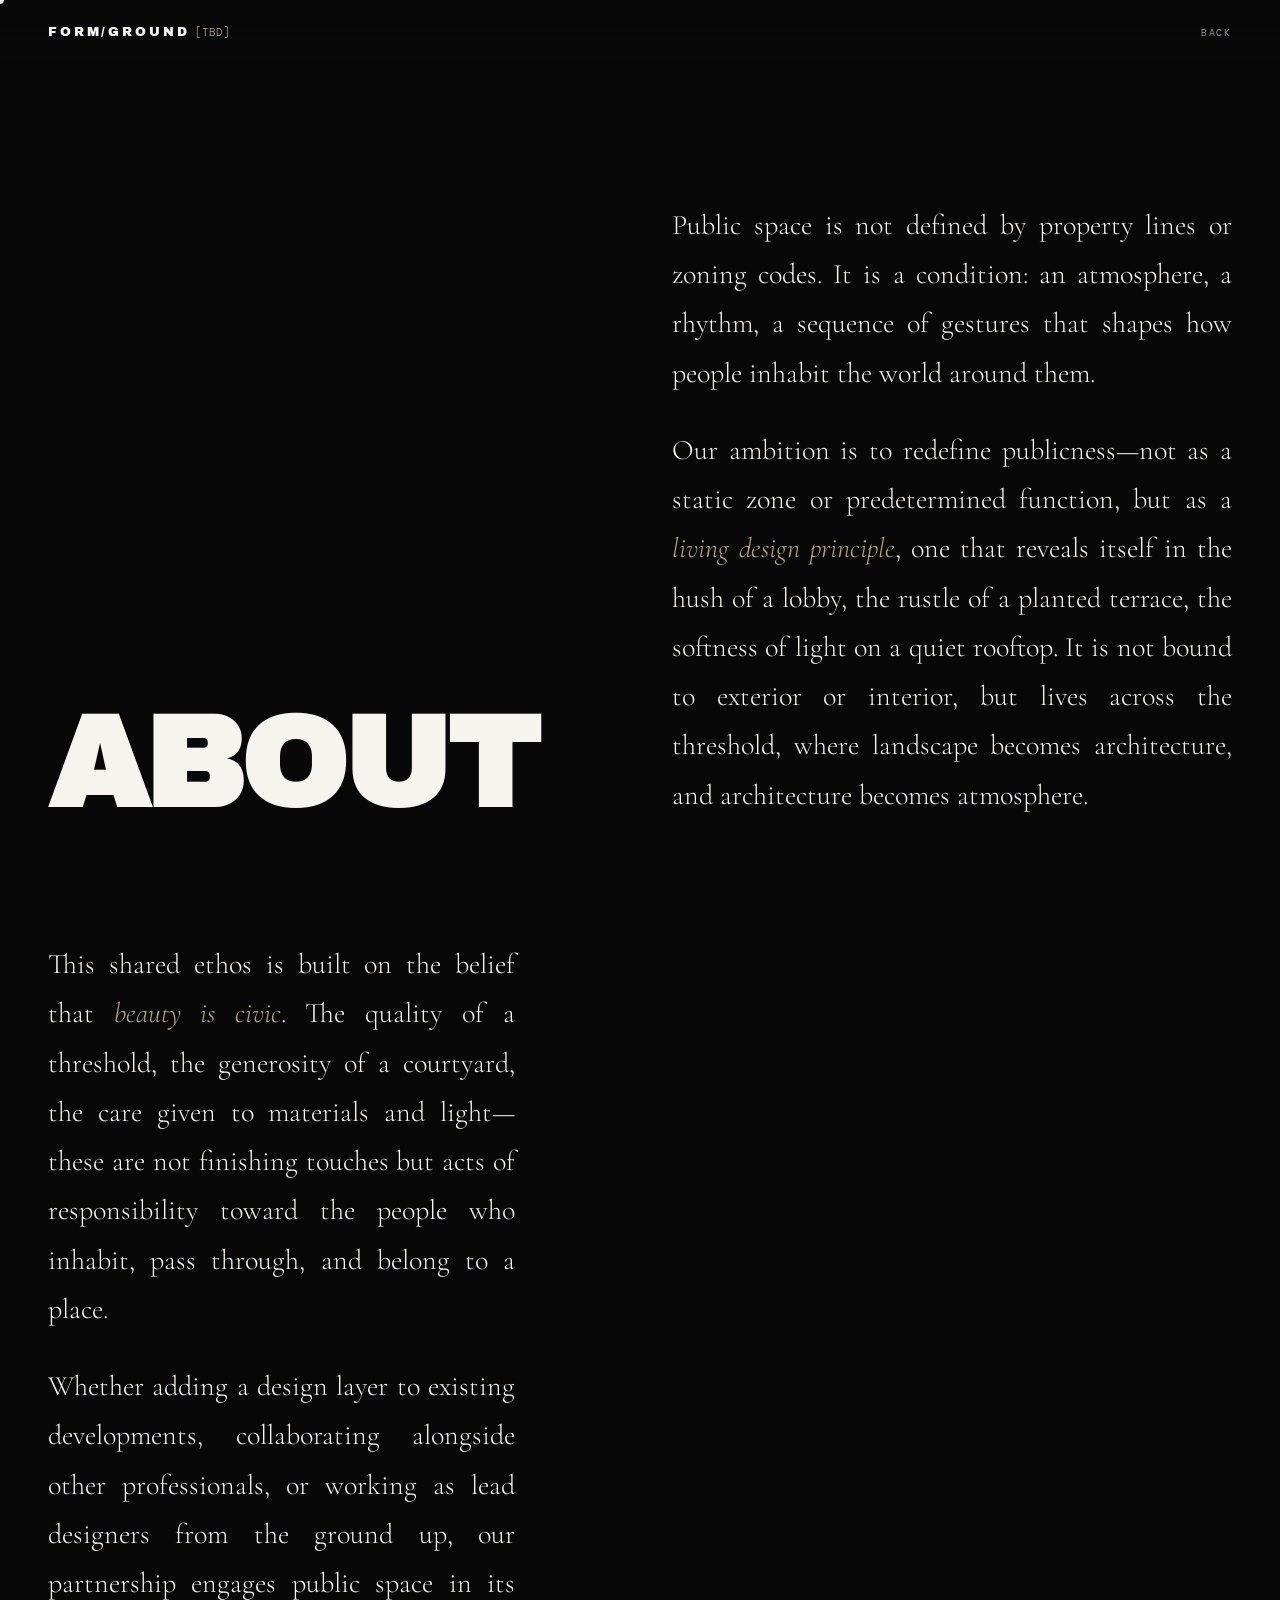
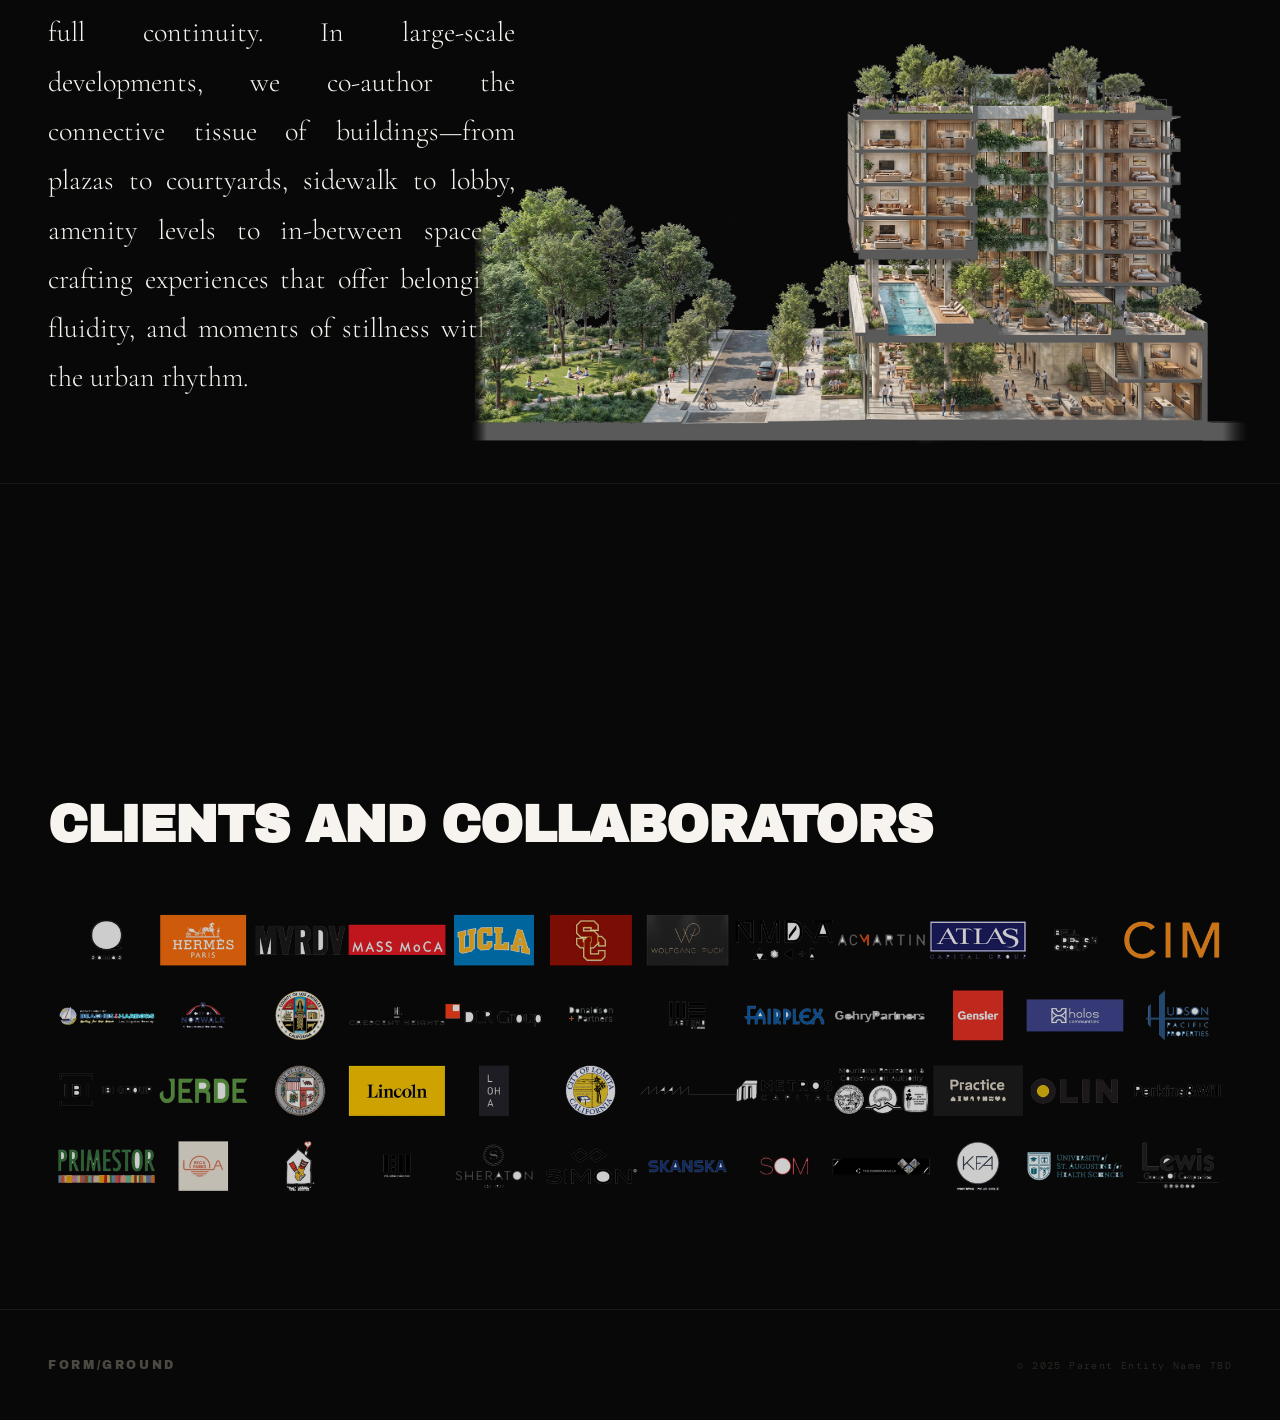
<file: about/index.html>
<!DOCTYPE html>
<html lang="en">
<head>
  <meta charset="UTF-8">
  <meta name="viewport" content="width=device-width, initial-scale=1.0">
  <meta name="apple-mobile-web-app-capable" content="yes">
  <meta name="apple-mobile-web-app-status-bar-style" content="black-translucent">
  <meta name="apple-mobile-web-app-title" content="FORM/GROUND">
  <link rel="manifest" href="../manifest.json">
  <link rel="apple-touch-icon" href="../icon-192.png">
  <title>About / FORM/GROUND</title>
  <link rel="preconnect" href="https://fonts.googleapis.com">
  <link href="https://fonts.googleapis.com/css2?family=Cormorant+Garamond:ital,wght@0,300;0,400;0,500;0,600;1,300;1,400&family=Archivo+Black&family=DM+Mono:ital,wght@0,300;0,400;1,300&family=DM+Sans:wght@300;400;500&display=swap" rel="stylesheet">
  <link rel="stylesheet" href="../assets/css/global.css">
  <link rel="stylesheet" href="../assets/css/about.css">
</head>
<body>

<div class="cursor" id="cursor"></div>

<!-- ══════════════════════════════════════════════
     NAVIGATION
══════════════════════════════════════════════ -->
<nav class="about-nav">
  <a href="../" class="about-nav-logo">FORM/GROUND<span>[TBD]</span></a>
  <a href="../" class="about-nav-back">Back</a>
</nav>

<!-- ══════════════════════════════════════════════
     ROW 1 — TITLE LEFT, PARAGRAPHS 1–2 RIGHT
══════════════════════════════════════════════ -->
<section class="about-top">
  <h1 class="about-title reveal">About</h1>
  <div class="about-top-text">
    <p class="about-paragraph reveal">
      Public space is not defined by property lines or zoning codes. It is a condition: an atmosphere, a rhythm, a sequence of gestures that shapes how people inhabit the world around them.
    </p>
    <p class="about-paragraph reveal">
      Our ambition is to redefine publicness&mdash;not as a static zone or predetermined function, but as a <em>living design principle</em>, one that reveals itself in the hush of a lobby, the rustle of a planted terrace, the softness of light on a quiet rooftop. It is not bound to exterior or interior, but lives across the threshold, where landscape becomes architecture, and architecture becomes atmosphere.
    </p>
  </div>
</section>

<!-- ══════════════════════════════════════════════
     ROW 2 — PARAGRAPHS 3–4 LEFT, IMAGE RIGHT
══════════════════════════════════════════════ -->
<section class="about-bottom">
  <div class="about-bottom-text">
    <p class="about-paragraph reveal">
      This shared ethos is built on the belief that <em>beauty is civic</em>. The quality of a threshold, the generosity of a courtyard, the care given to materials and light&mdash;these are not finishing touches but acts of responsibility toward the people who inhabit, pass through, and belong to a place.
    </p>
    <p class="about-paragraph reveal">
      Whether adding a design layer to existing developments, collaborating alongside other professionals, or working as lead designers from the ground up, our partnership engages public space in its full continuity. In large-scale developments, we co-author the connective tissue of buildings&mdash;from plazas to courtyards, sidewalk to lobby, amenity levels to in-between spaces&mdash;crafting experiences that offer belonging, fluidity, and moments of stillness within the urban rhythm.
    </p>
  </div>
  <div class="about-bottom-image reveal">
    <img src="../assets/img/Section/Section_01.png" alt="">
  </div>
</section>

<!-- ══════════════════════════════════════════════
     CLIENTS & COLLABORATORS
══════════════════════════════════════════════ -->
<section class="about-collaborators">
  <h2 class="about-collaborators-title reveal">Clients and Collaborators</h2>
  <div class="about-collaborators-logos reveal">
    <img src="../assets/img/Section/Collaborations.png" alt="Clients and Collaborators">
  </div>
</section>

<!-- ══════════════════════════════════════════════
     FOOTER
══════════════════════════════════════════════ -->
<footer class="about-footer">
  <div class="about-footer-logo">FORM/GROUND</div>
  <div class="about-footer-note">&copy; 2025 Parent Entity Name TBD</div>
</footer>

<script src="../assets/js/cursor.js"></script>
<script>
(function() {
  const reveals = document.querySelectorAll('.reveal');
  const observer = new IntersectionObserver(function(entries) {
    entries.forEach(function(entry) {
      if (entry.isIntersecting) {
        entry.target.classList.add('revealed');
        observer.unobserve(entry.target);
      }
    });
  }, { threshold: 0.15, rootMargin: '0px 0px -40px 0px' });
  reveals.forEach(function(el) { observer.observe(el); });
})();
</script>
</body>
</html>
</file>
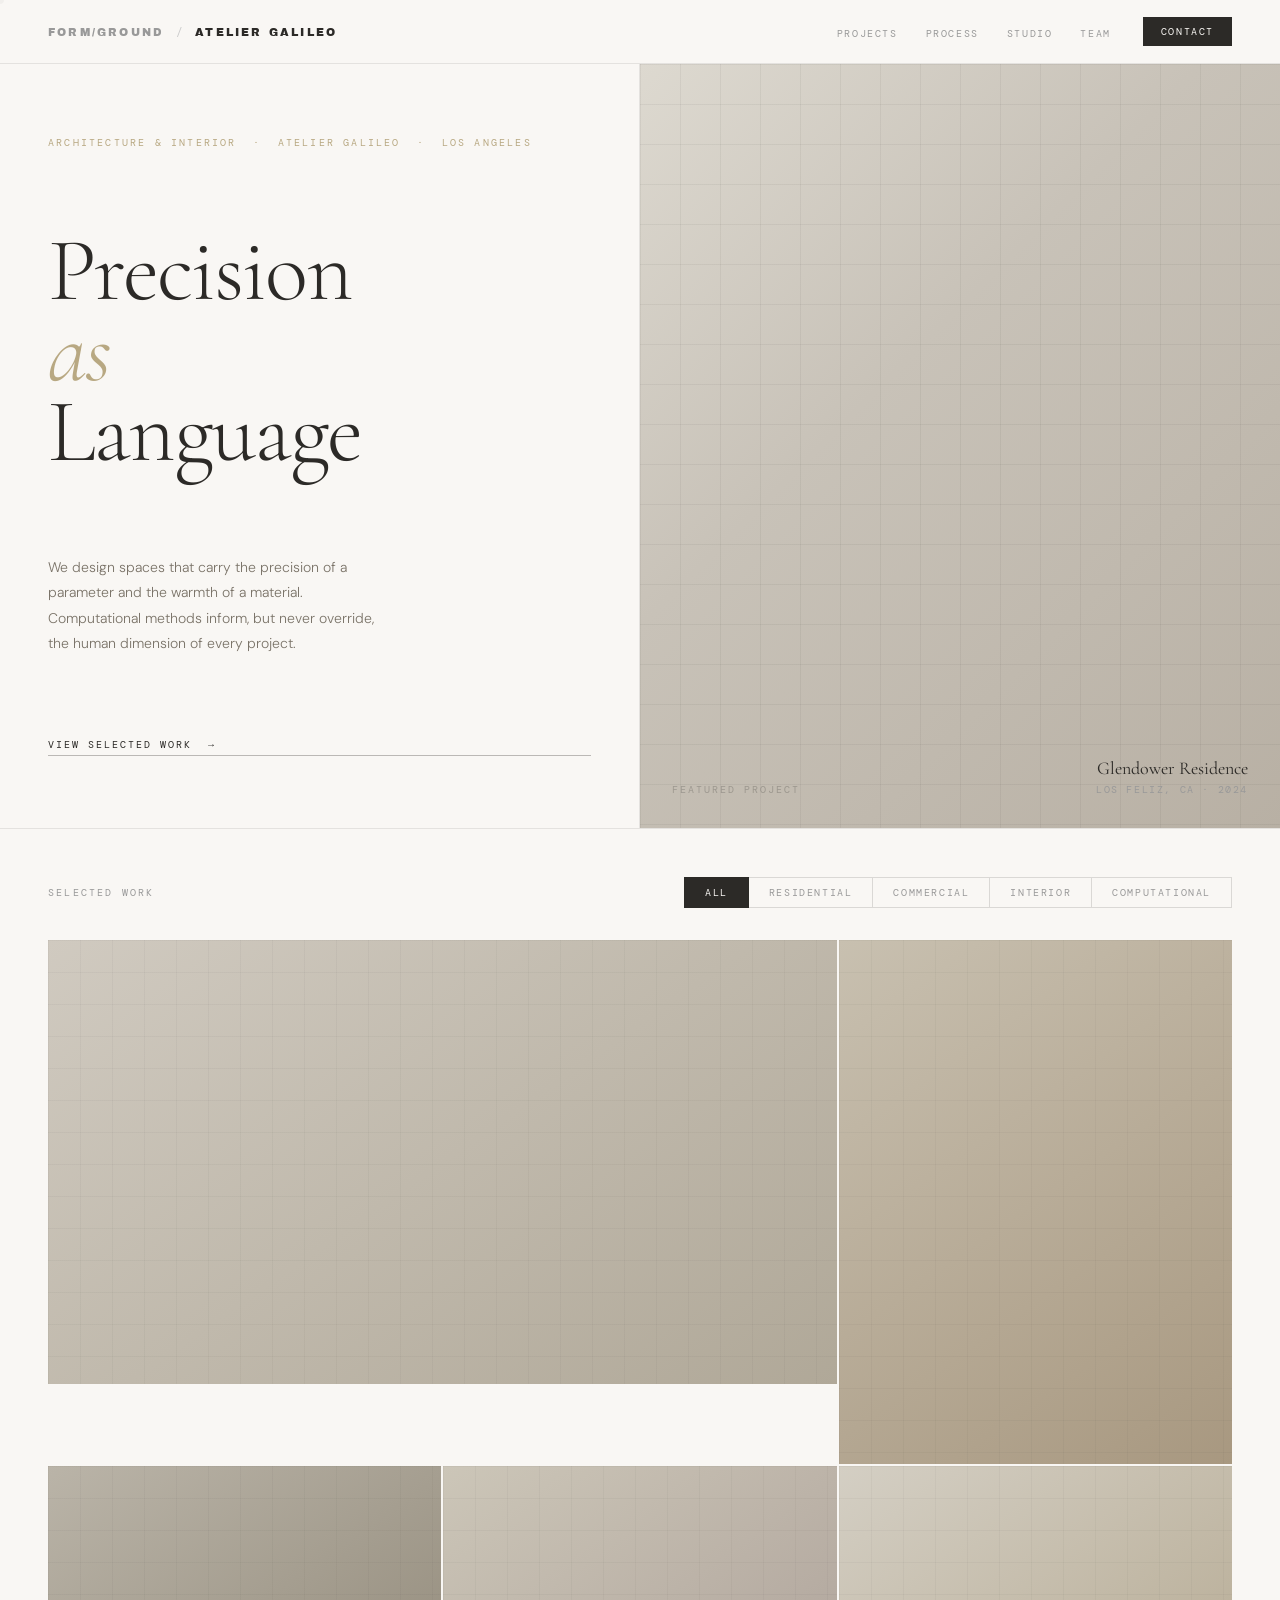
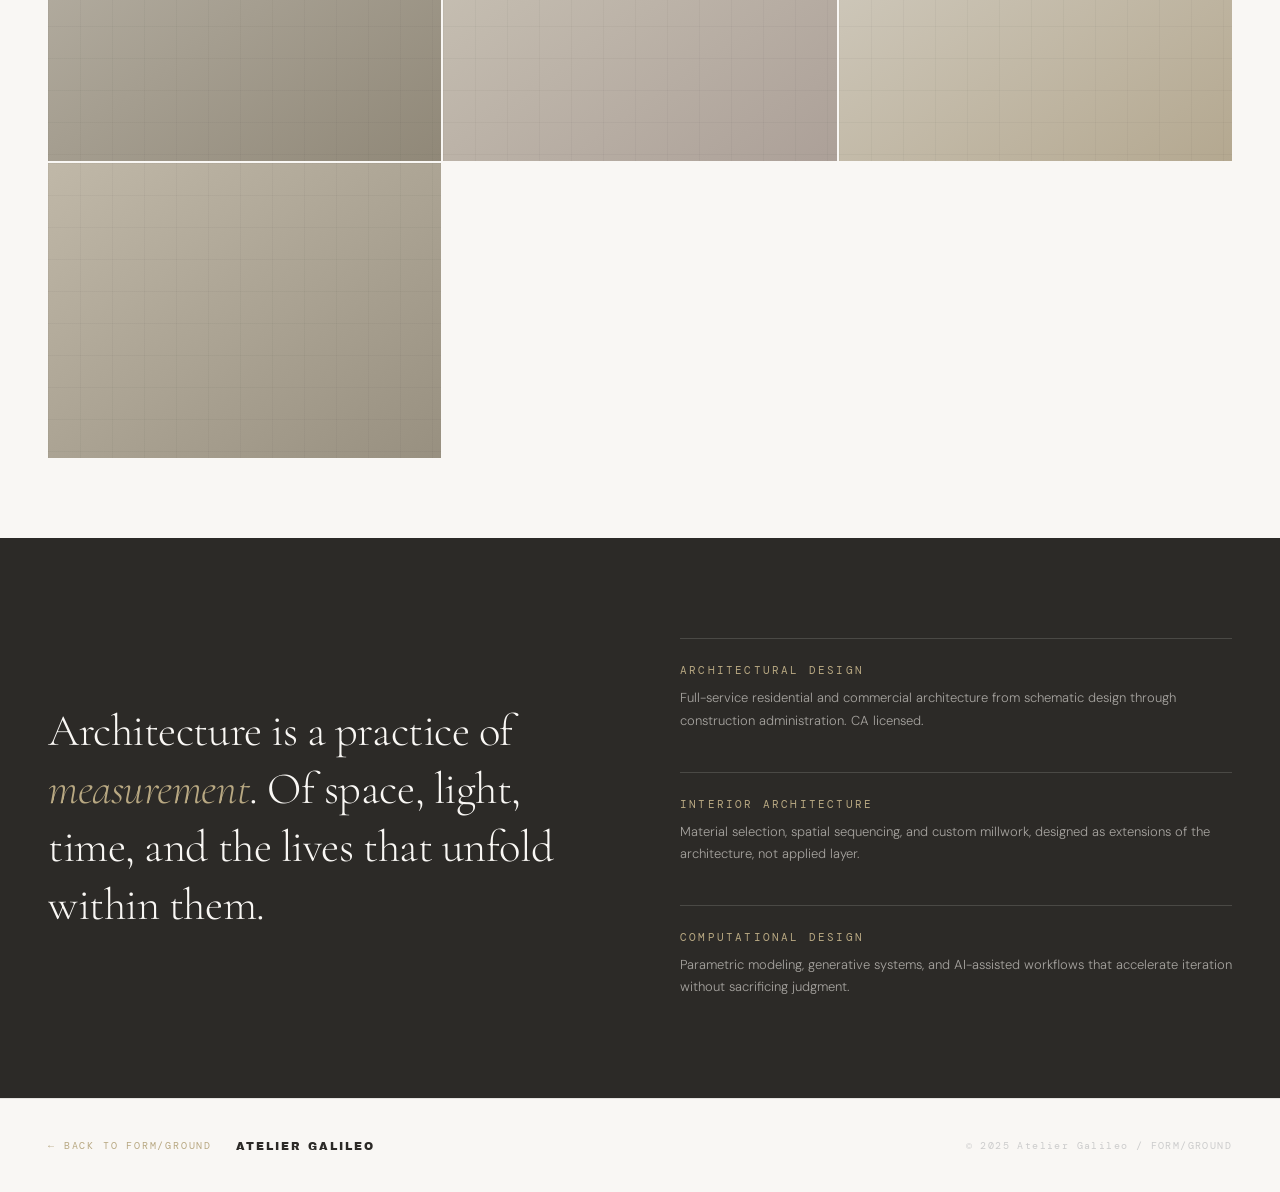
<file: architecture/index.html>
<!DOCTYPE html>
<html lang="en">
<head>
  <meta charset="UTF-8">
  <meta name="viewport" content="width=device-width, initial-scale=1.0">
  <meta name="apple-mobile-web-app-capable" content="yes">
  <meta name="apple-mobile-web-app-status-bar-style" content="black-translucent">
  <meta name="apple-mobile-web-app-title" content="FORM/GROUND">
  <link rel="manifest" href="../manifest.json">
  <link rel="apple-touch-icon" href="../icon-192.png">
  <title>Atelier Galileo / FORM/GROUND</title>
  <link rel="preconnect" href="https://fonts.googleapis.com">
  <link href="https://fonts.googleapis.com/css2?family=Cormorant+Garamond:ital,wght@0,300;0,400;0,500;0,600;1,300;1,400&family=Archivo+Black&family=DM+Mono:ital,wght@0,300;0,400;1,300&family=DM+Sans:wght@300;400;500&display=swap" rel="stylesheet">
  <link rel="stylesheet" href="../assets/css/global.css">
  <link rel="stylesheet" href="../assets/css/architecture.css">
</head>
<body data-cursor-mode="dark">

<!-- Custom cursor -->
<div class="cursor" id="cursor"></div>

<!-- ══════════════════════════════════════════════
     NAVIGATION
══════════════════════════════════════════════ -->
<nav class="nav-arch">
  <div class="nav-arch-left">
    <a href="../" class="nav-arch-parent">FORM/GROUND</a>
    <span class="nav-arch-sep">/</span>
    <span class="nav-arch-studio">Atelier Galileo</span>
  </div>
  <div class="nav-arch-right">
    <ul class="nav-arch-links">
      <li><a href="#projects">Projects</a></li>
      <li><a href="#process">Process</a></li>
      <li><a href="#studio">Studio</a></li>
      <li><a href="#team">Team</a></li>
    </ul>
    <a href="#contact" class="nav-arch-contact">Contact</a>
  </div>
</nav>

<!-- ══════════════════════════════════════════════
     HERO
══════════════════════════════════════════════ -->
<section class="arch-hero">
  <div class="arch-hero-left">
    <div class="arch-hero-eyebrow">Architecture &amp; Interior&nbsp;&nbsp;&middot;&nbsp;&nbsp;Atelier Galileo&nbsp;&nbsp;&middot;&nbsp;&nbsp;Los Angeles</div>
    <div>
      <h1 class="arch-hero-title">
        Precision<br>
        <em>as</em><br>
        Language
      </h1>
    </div>
    <div>
      <p class="arch-hero-body">
        We design spaces that carry the precision of a parameter and
        the warmth of a material. Computational methods inform,
        but never override, the human dimension of every project.
      </p>
    </div>
    <a href="#projects" class="arch-hero-cta">View selected work</a>
  </div>
  <div class="arch-hero-right">
    <div class="arch-hero-image-placeholder"></div>
    <div class="arch-hero-caption">
      <div class="arch-hero-caption-title">Glendower Residence</div>
      <div class="arch-hero-caption-meta">Los Feliz, CA &middot; 2024</div>
    </div>
  </div>
</section>

<!-- ══════════════════════════════════════════════
     FILTERS + PROJECT GRID
══════════════════════════════════════════════ -->
<div class="arch-filters" id="projects">
  <span class="filter-label">Selected Work</span>
  <div class="filter-tabs">
    <div class="filter-tab active">All</div>
    <div class="filter-tab">Residential</div>
    <div class="filter-tab">Commercial</div>
    <div class="filter-tab">Interior</div>
    <div class="filter-tab">Computational</div>
  </div>
</div>

<div class="arch-grid">
  <div class="arch-card wide">
    <div class="arch-card-placeholder p1"></div>
    <div class="arch-card-info">
      <div class="arch-card-title">Hillside House, Silver Lake</div>
      <div class="arch-card-meta">Residential &middot; 2024 &middot; Los Angeles, CA</div>
    </div>
  </div>
  <div class="arch-card tall">
    <div class="arch-card-placeholder p2"></div>
    <div class="arch-card-info">
      <div class="arch-card-title">The Vertical Loft</div>
      <div class="arch-card-meta">Interior &middot; 2023 &middot; West Hollywood</div>
    </div>
  </div>
  <div class="arch-card">
    <div class="arch-card-placeholder p3"></div>
    <div class="arch-card-info">
      <div class="arch-card-title">Echo Park Pavilion</div>
      <div class="arch-card-meta">Commercial &middot; 2023</div>
    </div>
  </div>
  <div class="arch-card">
    <div class="arch-card-placeholder p4"></div>
    <div class="arch-card-info">
      <div class="arch-card-title">Atwater Mixed-Use</div>
      <div class="arch-card-meta">Mixed-Use &middot; 2022</div>
    </div>
  </div>
  <div class="arch-card">
    <div class="arch-card-placeholder p5"></div>
    <div class="arch-card-info">
      <div class="arch-card-title">Parametric Facade Study</div>
      <div class="arch-card-meta">Computational &middot; 2024</div>
    </div>
  </div>
  <div class="arch-card">
    <div class="arch-card-placeholder p6"></div>
    <div class="arch-card-info">
      <div class="arch-card-title">Interior Systems Vol. III</div>
      <div class="arch-card-meta">Interior &middot; 2024</div>
    </div>
  </div>
</div>

<!-- ══════════════════════════════════════════════
     STUDIO STATEMENT
══════════════════════════════════════════════ -->
<section class="arch-statement" id="studio">
  <div class="arch-statement-text">
    Architecture is a practice of <em>measurement</em>.
    Of space, light, time, and the lives that unfold within them.
  </div>
  <div class="arch-statement-right">
    <div class="arch-capability">
      <div class="cap-title">Architectural Design</div>
      <div class="cap-desc">Full-service residential and commercial architecture from schematic design through construction administration. CA licensed.</div>
    </div>
    <div class="arch-capability">
      <div class="cap-title">Interior Architecture</div>
      <div class="cap-desc">Material selection, spatial sequencing, and custom millwork, designed as extensions of the architecture, not applied layer.</div>
    </div>
    <div class="arch-capability">
      <div class="cap-title">Computational Design</div>
      <div class="cap-desc">Parametric modeling, generative systems, and AI-assisted workflows that accelerate iteration without sacrificing judgment.</div>
    </div>
  </div>
</section>

<!-- ══════════════════════════════════════════════
     FOOTER
══════════════════════════════════════════════ -->
<footer class="footer-arch">
  <div class="footer-arch-left">
    <a href="../" class="footer-arch-parent-link">Back to FORM/GROUND</a>
    <span class="footer-arch-studio-name">Atelier Galileo</span>
  </div>
  <div class="footer-arch-note">&copy; 2025 Atelier Galileo / FORM/GROUND</div>
</footer>

<script src="../assets/js/cursor.js"></script>
<script src="../assets/js/nav.js"></script>
</body>
</html>
</file>
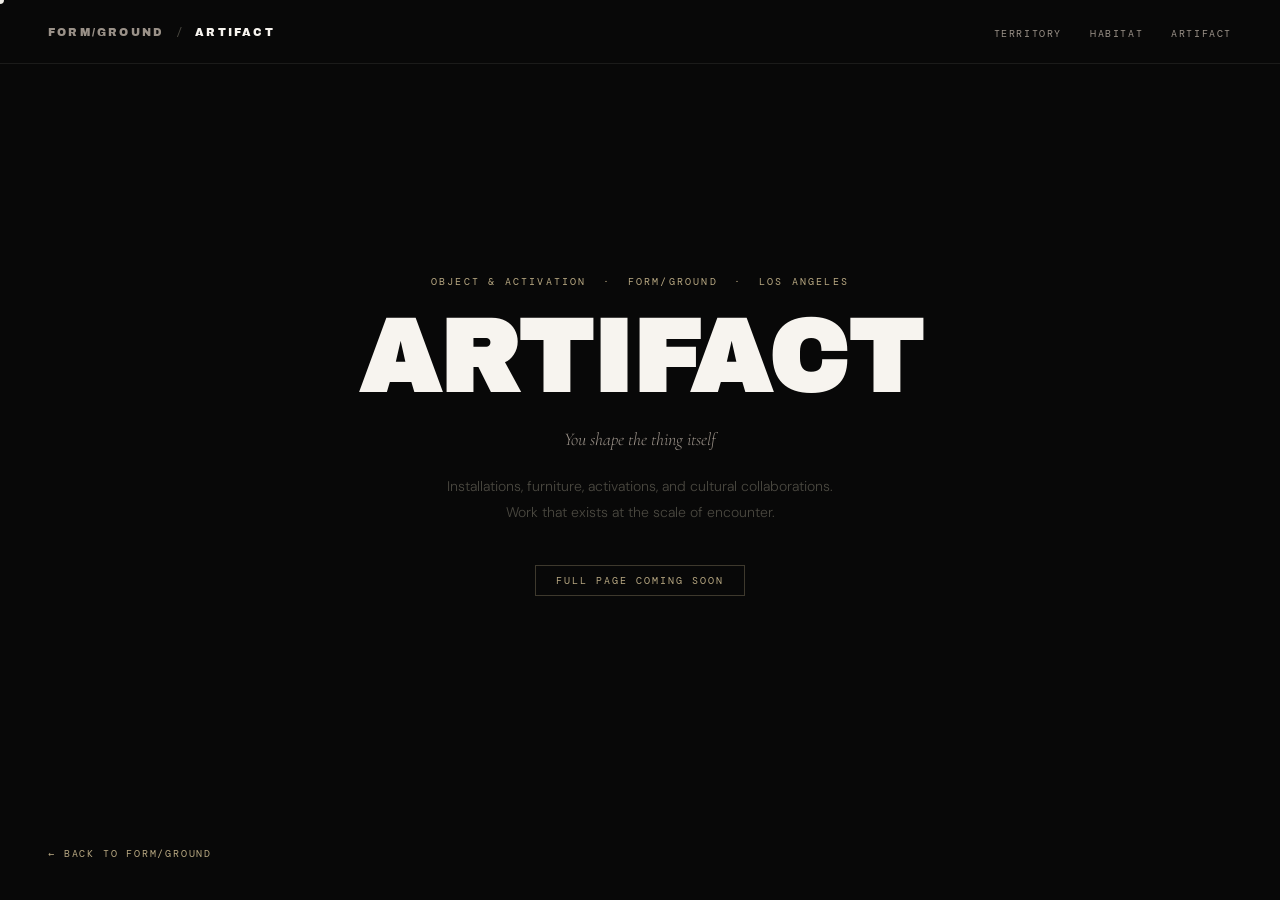
<file: artifact/index.html>
<!DOCTYPE html>
<html lang="en">
<head>
  <meta charset="UTF-8">
  <meta name="viewport" content="width=device-width, initial-scale=1.0">
  <meta name="apple-mobile-web-app-capable" content="yes">
  <meta name="apple-mobile-web-app-status-bar-style" content="black-translucent">
  <meta name="apple-mobile-web-app-title" content="FORM/GROUND">
  <link rel="manifest" href="../manifest.json">
  <link rel="apple-touch-icon" href="../icon-192.png">
  <title>Artifact / FORM/GROUND</title>
  <link rel="preconnect" href="https://fonts.googleapis.com">
  <link href="https://fonts.googleapis.com/css2?family=Cormorant+Garamond:ital,wght@0,300;0,400;0,500;0,600;1,300;1,400&family=Archivo+Black&family=DM+Mono:ital,wght@0,300;0,400;1,300&family=DM+Sans:wght@300;400;500&display=swap" rel="stylesheet">
  <link rel="stylesheet" href="../assets/css/global.css">
  <style>
    body {
      background: var(--black);
      color: var(--white);
      min-height: 100vh;
      display: flex;
      flex-direction: column;
    }

    .nav-section {
      position: fixed;
      top: 0; left: 0; right: 0;
      z-index: 100;
      padding: 0 48px;
      height: 64px;
      display: flex;
      align-items: center;
      justify-content: space-between;
      border-bottom: 1px solid rgba(247, 244, 239, 0.08);
    }

    .nav-section-left {
      display: flex;
      align-items: center;
    }

    .nav-section-parent {
      font-family: 'Archivo Black', sans-serif;
      font-size: 11px;
      letter-spacing: 0.2em;
      text-transform: uppercase;
      color: var(--dust);
      text-decoration: none;
      transition: color 0.2s;
      cursor: none;
    }
    .nav-section-parent:hover { color: var(--white); }

    .nav-section-sep {
      font-family: 'DM Mono', monospace;
      font-size: 11px;
      color: var(--slate);
      margin: 0 12px;
    }

    .nav-section-name {
      font-family: 'Archivo Black', sans-serif;
      font-size: 11px;
      letter-spacing: 0.2em;
      text-transform: uppercase;
      color: var(--white);
    }

    .nav-section-right {
      display: flex;
      align-items: center;
      gap: 28px;
      list-style: none;
    }

    .nav-section-right a {
      font-family: 'DM Mono', monospace;
      font-size: 10px;
      letter-spacing: 0.16em;
      color: var(--dust);
      text-decoration: none;
      text-transform: uppercase;
      transition: color 0.2s;
    }
    .nav-section-right a:hover { color: var(--white); }

    .section-hero {
      flex: 1;
      display: flex;
      flex-direction: column;
      align-items: center;
      justify-content: center;
      padding-top: 64px;
      text-align: center;
      gap: 24px;
    }

    .section-eyebrow {
      font-family: 'DM Mono', monospace;
      font-size: 10px;
      letter-spacing: 0.22em;
      text-transform: uppercase;
      color: var(--gold);
    }

    .section-title {
      font-family: 'Archivo Black', sans-serif;
      font-size: clamp(48px, 8vw, 120px);
      line-height: 0.9;
      text-transform: uppercase;
      color: var(--white);
    }

    .section-subtitle {
      font-family: 'Cormorant Garamond', serif;
      font-size: 18px;
      font-weight: 300;
      font-style: italic;
      color: var(--dust);
    }

    .section-body {
      font-family: 'DM Sans', sans-serif;
      font-size: 14px;
      font-weight: 300;
      line-height: 1.8;
      color: var(--slate);
      max-width: 40ch;
    }

    .section-status {
      font-family: 'DM Mono', monospace;
      font-size: 10px;
      letter-spacing: 0.2em;
      text-transform: uppercase;
      color: var(--gold);
      border: 1px solid rgba(184, 168, 130, 0.3);
      padding: 8px 20px;
      margin-top: 16px;
    }

    .section-back {
      font-family: 'DM Mono', monospace;
      font-size: 10px;
      letter-spacing: 0.18em;
      text-transform: uppercase;
      color: var(--gold);
      text-decoration: none;
      display: flex;
      align-items: center;
      gap: 8px;
      cursor: none;
      padding: 40px 48px;
    }
    .section-back::before { content: '\2190'; }
  </style>
</head>
<body>

<div class="cursor" id="cursor"></div>

<nav class="nav-section">
  <div class="nav-section-left">
    <a href="../" class="nav-section-parent">FORM/GROUND</a>
    <span class="nav-section-sep">/</span>
    <span class="nav-section-name">Artifact</span>
  </div>
  <ul class="nav-section-right">
    <li><a href="../territory/">Territory</a></li>
    <li><a href="../habitat/">Habitat</a></li>
    <li><a href="../artifact/">Artifact</a></li>
  </ul>
</nav>

<section class="section-hero">
  <div class="section-eyebrow">Object &amp; Activation&nbsp;&nbsp;&middot;&nbsp;&nbsp;FORM/GROUND&nbsp;&nbsp;&middot;&nbsp;&nbsp;Los Angeles</div>
  <h1 class="section-title">Artifact</h1>
  <p class="section-subtitle">You shape the thing itself</p>
  <p class="section-body">
    Installations, furniture, activations, and cultural collaborations. Work that exists at the scale of encounter.
  </p>
  <div class="section-status">Full Page Coming Soon</div>
</section>

<a href="../" class="section-back">Back to FORM/GROUND</a>

<script src="../assets/js/cursor.js"></script>
</body>
</html>
</file>
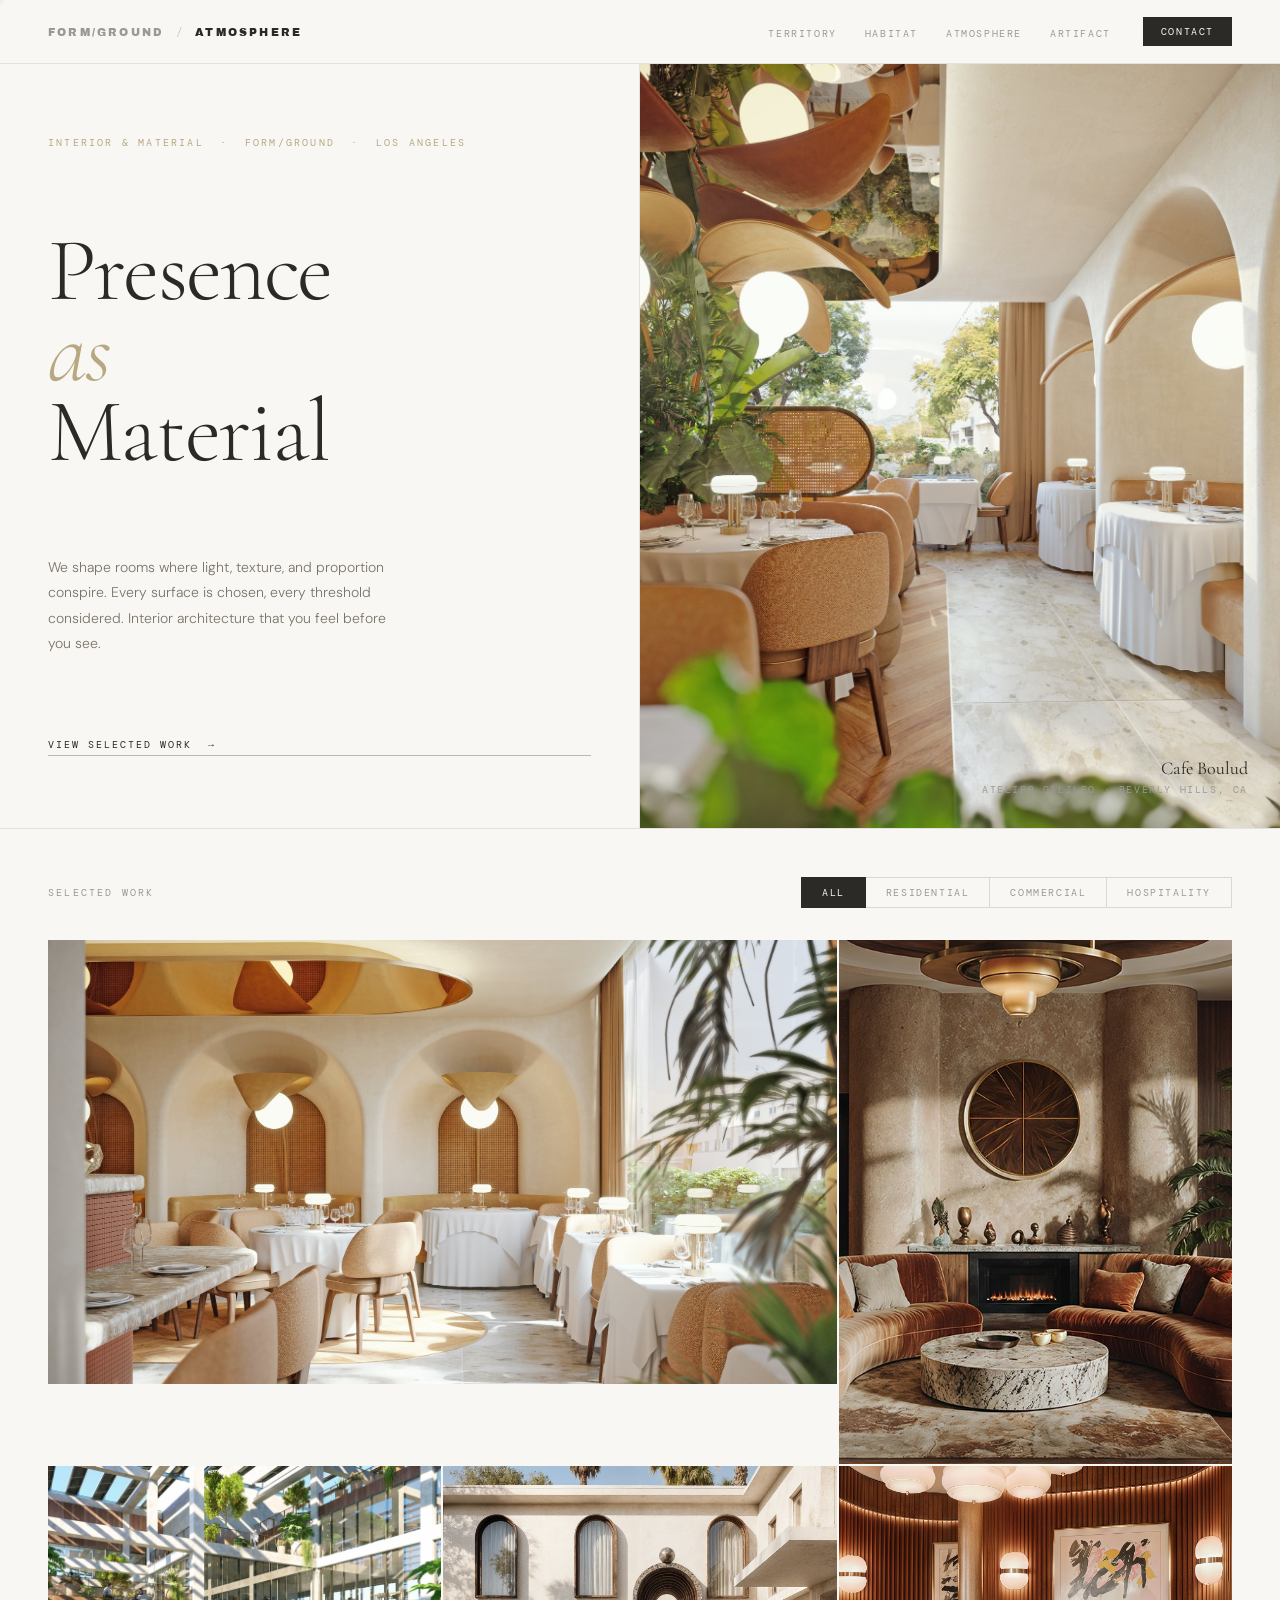
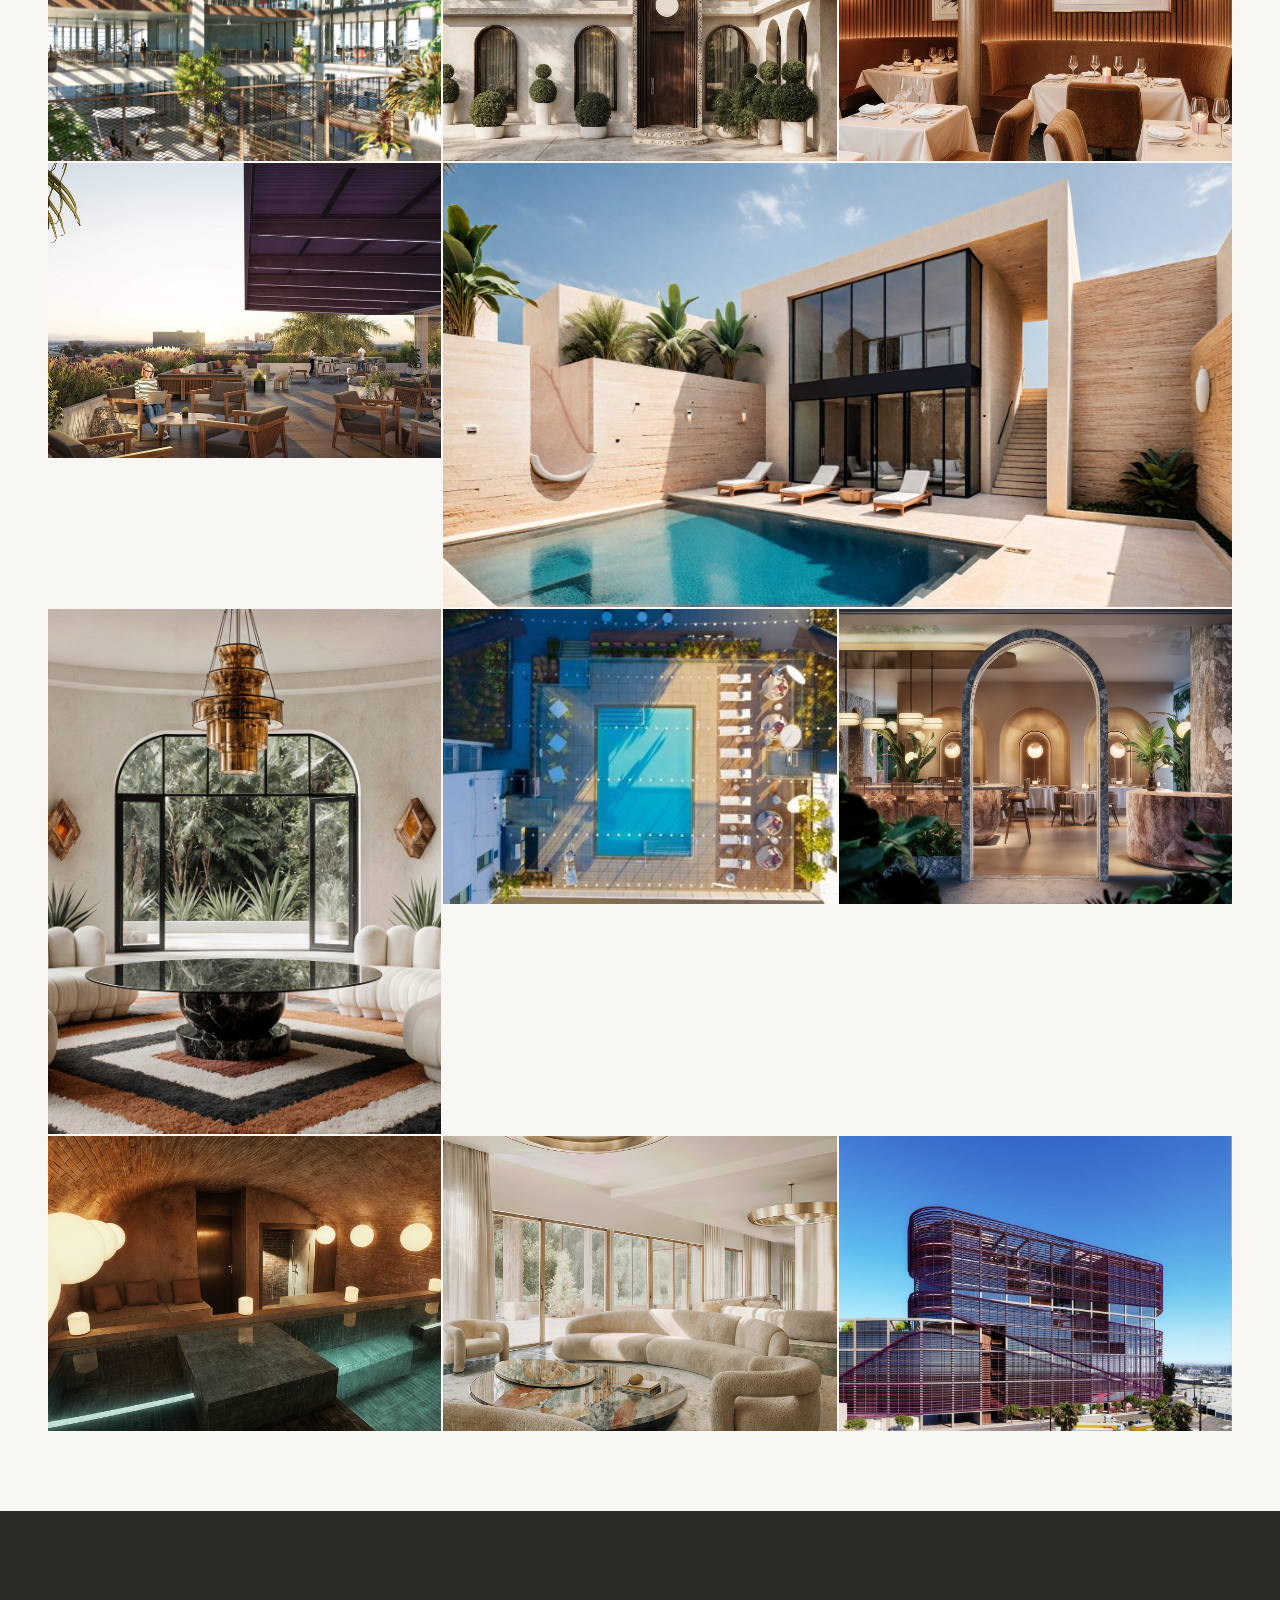
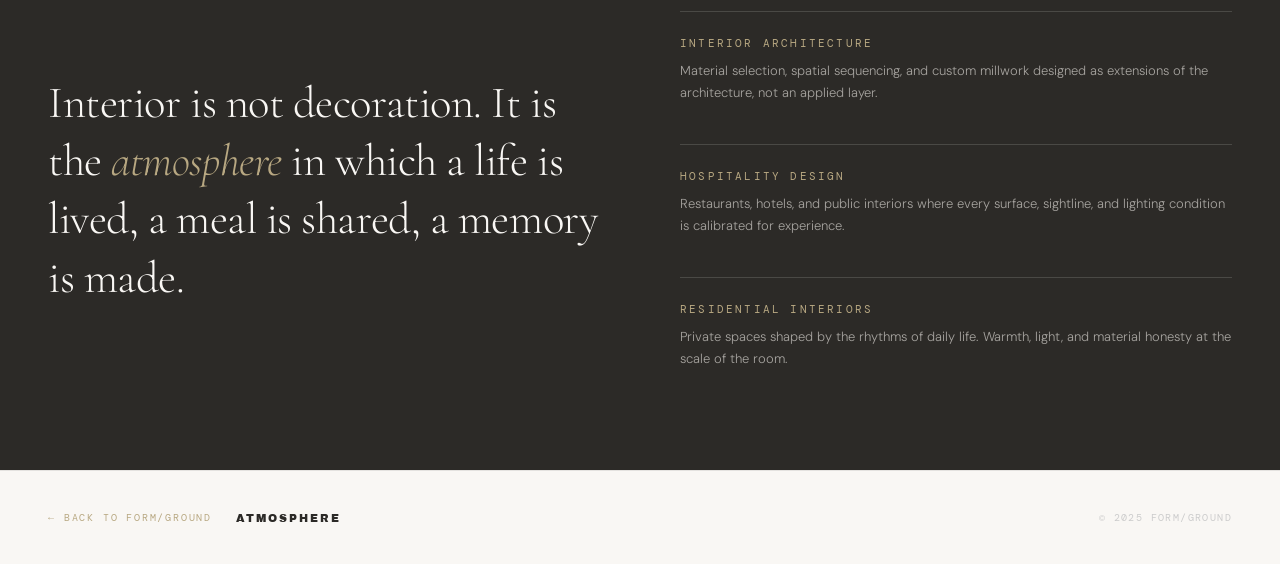
<file: atmosphere/index.html>
<!DOCTYPE html>
<html lang="en">
<head>
  <meta charset="UTF-8">
  <meta name="viewport" content="width=device-width, initial-scale=1.0">
  <meta name="apple-mobile-web-app-capable" content="yes">
  <meta name="apple-mobile-web-app-status-bar-style" content="black-translucent">
  <meta name="apple-mobile-web-app-title" content="FORM/GROUND">
  <link rel="manifest" href="../manifest.json">
  <link rel="apple-touch-icon" href="../icon-192.png">
  <title>Atmosphere / FORM/GROUND</title>
  <link rel="preconnect" href="https://fonts.googleapis.com">
  <link href="https://fonts.googleapis.com/css2?family=Cormorant+Garamond:ital,wght@0,300;0,400;0,500;0,600;1,300;1,400&family=Archivo+Black&family=DM+Mono:ital,wght@0,300;0,400;1,300&family=DM+Sans:wght@300;400;500&display=swap" rel="stylesheet">
  <link rel="stylesheet" href="../assets/css/global.css">
  <link rel="stylesheet" href="../assets/css/atmosphere.css">
</head>
<body data-cursor-mode="dark">

<!-- Custom cursor -->
<div class="cursor" id="cursor"></div>

<!-- ══════════════════════════════════════════════
     NAVIGATION
══════════════════════════════════════════════ -->
<nav class="nav-arch">
  <div class="nav-arch-left">
    <a href="../" class="nav-arch-parent">FORM/GROUND</a>
    <span class="nav-arch-sep">/</span>
    <span class="nav-arch-studio">Atmosphere</span>
  </div>
  <div class="nav-arch-right">
    <ul class="nav-arch-links">
      <li><a href="../territory/">Territory</a></li>
      <li><a href="../habitat/">Habitat</a></li>
      <li><a href="../atmosphere/">Atmosphere</a></li>
      <li><a href="../artifact/">Artifact</a></li>
    </ul>
    <a href="#contact" class="nav-arch-contact">Contact</a>
  </div>
</nav>

<!-- ══════════════════════════════════════════════
     HERO
══════════════════════════════════════════════ -->
<section class="arch-hero">
  <div class="arch-hero-left">
    <div class="arch-hero-eyebrow">Interior &amp; Material&nbsp;&nbsp;&middot;&nbsp;&nbsp;FORM/GROUND&nbsp;&nbsp;&middot;&nbsp;&nbsp;Los Angeles</div>
    <div>
      <h1 class="arch-hero-title">
        Presence<br>
        <em>as</em><br>
        Material
      </h1>
    </div>
    <div>
      <p class="arch-hero-body">
        We shape rooms where light, texture, and proportion
        conspire. Every surface is chosen, every threshold
        considered. Interior architecture that you feel
        before you see.
      </p>
    </div>
    <a href="#projects" class="arch-hero-cta">View selected work</a>
  </div>
  <div class="arch-hero-right">
    <img class="arch-hero-image" src="../assets/img/Atelier Galileo Images/ATMOSPHERE/CAFE BOULUD/CAFE_BOULUD_BH_HD_02.jpg" alt="Cafe Boulud Beverly Hills">
    <div class="arch-hero-caption">
      <div class="arch-hero-caption-title">Cafe Boulud</div>
      <div class="arch-hero-caption-meta">Atelier Galileo &middot; Beverly Hills, CA</div>
    </div>
  </div>
</section>

<!-- ══════════════════════════════════════════════
     FILTERS + PROJECT GRID
══════════════════════════════════════════════ -->
<div class="arch-filters" id="projects">
  <span class="filter-label">Selected Work</span>
  <div class="filter-tabs">
    <div class="filter-tab active">All</div>
    <div class="filter-tab">Residential</div>
    <div class="filter-tab">Commercial</div>
    <div class="filter-tab">Hospitality</div>
  </div>
</div>

<div class="arch-grid">

  <!-- Row 1 -->
  <div class="arch-card wide">
    <img class="arch-card-img" src="../assets/img/Atelier Galileo Images/ATMOSPHERE/CAFE BOULUD/CAFE_BOULUD_BH_HD_03.jpg" alt="Cafe Boulud">
    <div class="arch-card-info">
      <div class="arch-card-title">Cafe Boulud</div>
      <div class="arch-card-meta">Atelier Galileo &middot; Hospitality &middot; Beverly Hills, CA</div>
    </div>
  </div>
  <div class="arch-card tall">
    <img class="arch-card-img" src="../assets/img/Atelier Galileo Images/ATMOSPHERE/ROYAL FROMENTIN/Lobby_FINAL.jpg" alt="Royal Fromentin">
    <div class="arch-card-info">
      <div class="arch-card-title">Royal Fromentin</div>
      <div class="arch-card-meta">Atelier Galileo &middot; Hospitality &middot; Paris, France</div>
    </div>
  </div>

  <!-- Row 2 -->
  <div class="arch-card">
    <img class="arch-card-img" src="../assets/img/Agency Artifact Images/ATMOSPHERE/The Outdoor Office/2.+Courtyard+02.jpg" alt="The Outdoor Office">
    <div class="arch-card-info">
      <div class="arch-card-title">The Outdoor Office</div>
      <div class="arch-card-meta">Agency Artifact &middot; Commercial &middot; Los Angeles, CA</div>
    </div>
  </div>
  <div class="arch-card">
    <img class="arch-card-img" src="../assets/img/Atelier Galileo Images/ATMOSPHERE/SUNSET VILLA/HIGH RES/Exterior.jpg" alt="Sunset Villa">
    <div class="arch-card-info">
      <div class="arch-card-title">Sunset Villa</div>
      <div class="arch-card-meta">Atelier Galileo &middot; Residential &middot; Los Angeles, CA</div>
    </div>
  </div>

  <!-- Row 3 -->
  <div class="arch-card">
    <img class="arch-card-img" src="../assets/img/Atelier Galileo Images/ATMOSPHERE/MUSE/01_MUSE.jpg" alt="Muse">
    <div class="arch-card-info">
      <div class="arch-card-title">Muse</div>
      <div class="arch-card-meta">Atelier Galileo &middot; Residential</div>
    </div>
  </div>
  <div class="arch-card">
    <img class="arch-card-img" src="../assets/img/Agency Artifact Images/ATMOSPHERE/9000 Wilshire/9000_Wilshire_1.jpg" alt="9000 Wilshire">
    <div class="arch-card-info">
      <div class="arch-card-title">9000 Wilshire</div>
      <div class="arch-card-meta">Agency Artifact &middot; Commercial &middot; Beverly Hills, CA</div>
    </div>
  </div>

  <!-- Row 4 -->
  <div class="arch-card wide">
    <img class="arch-card-img" src="../assets/img/Atelier Galileo Images/ATMOSPHERE/RAMZI/RAMZI_VILLA_POOL_01.jpg" alt="Ramzi Villa">
    <div class="arch-card-info">
      <div class="arch-card-title">Ramzi Villa</div>
      <div class="arch-card-meta">Atelier Galileo &middot; Residential</div>
    </div>
  </div>
  <div class="arch-card tall">
    <img class="arch-card-img" src="../assets/img/Atelier Galileo Images/ATMOSPHERE/SUNSET VILLA/HIGH RES/LivingRoom.jpg" alt="Sunset Villa Living Room">
    <div class="arch-card-info">
      <div class="arch-card-title">Sunset Villa</div>
      <div class="arch-card-meta">Atelier Galileo &middot; Interior</div>
    </div>
  </div>

  <!-- Row 5 -->
  <div class="arch-card">
    <img class="arch-card-img" src="../assets/img/Agency Artifact Images/ATMOSPHERE/900 La Brea/900_LaBrea_1.jpg" alt="900 La Brea">
    <div class="arch-card-info">
      <div class="arch-card-title">900 La Brea</div>
      <div class="arch-card-meta">Agency Artifact &middot; Residential &middot; Los Angeles, CA</div>
    </div>
  </div>
  <div class="arch-card">
    <img class="arch-card-img" src="../assets/img/Atelier Galileo Images/ATMOSPHERE/CAFE BOULUD/ENTRANCE.jpg" alt="Cafe Boulud Entrance">
    <div class="arch-card-info">
      <div class="arch-card-title">Cafe Boulud</div>
      <div class="arch-card-meta">Atelier Galileo &middot; Entrance Detail</div>
    </div>
  </div>

  <!-- Row 6 -->
  <div class="arch-card">
    <img class="arch-card-img" src="../assets/img/Atelier Galileo Images/ATMOSPHERE/ROYAL FROMENTIN/POOL_Final.jpg" alt="Royal Fromentin Pool">
    <div class="arch-card-info">
      <div class="arch-card-title">Royal Fromentin</div>
      <div class="arch-card-meta">Atelier Galileo &middot; Pool &middot; Paris, France</div>
    </div>
  </div>
  <div class="arch-card">
    <img class="arch-card-img" src="../assets/img/Atelier Galileo Images/ATMOSPHERE/RAMZI/01_Formal Living Room copy.jpg" alt="Ramzi Villa Living Room">
    <div class="arch-card-info">
      <div class="arch-card-title">Ramzi Villa</div>
      <div class="arch-card-meta">Atelier Galileo &middot; Living Room</div>
    </div>
  </div>
  <div class="arch-card">
    <img class="arch-card-img" src="../assets/img/Agency Artifact Images/ATMOSPHERE/The Outdoor Office/4.+SW+Low_Main+Shot_Final.jpg" alt="The Outdoor Office">
    <div class="arch-card-info">
      <div class="arch-card-title">The Outdoor Office</div>
      <div class="arch-card-meta">Agency Artifact &middot; Street View</div>
    </div>
  </div>

</div>

<!-- ══════════════════════════════════════════════
     STUDIO STATEMENT
══════════════════════════════════════════════ -->
<section class="arch-statement">
  <div class="arch-statement-text">
    Interior is not decoration. It is the <em>atmosphere</em>
    in which a life is lived, a meal is shared, a memory is made.
  </div>
  <div class="arch-statement-right">
    <div class="arch-capability">
      <div class="cap-title">Interior Architecture</div>
      <div class="cap-desc">Material selection, spatial sequencing, and custom millwork designed as extensions of the architecture, not an applied layer.</div>
    </div>
    <div class="arch-capability">
      <div class="cap-title">Hospitality Design</div>
      <div class="cap-desc">Restaurants, hotels, and public interiors where every surface, sightline, and lighting condition is calibrated for experience.</div>
    </div>
    <div class="arch-capability">
      <div class="cap-title">Residential Interiors</div>
      <div class="cap-desc">Private spaces shaped by the rhythms of daily life. Warmth, light, and material honesty at the scale of the room.</div>
    </div>
  </div>
</section>

<!-- ══════════════════════════════════════════════
     FOOTER
══════════════════════════════════════════════ -->
<footer class="footer-arch">
  <div class="footer-arch-left">
    <a href="../" class="footer-arch-parent-link">Back to FORM/GROUND</a>
    <span class="footer-arch-studio-name">Atmosphere</span>
  </div>
  <div class="footer-arch-note">&copy; 2025 FORM/GROUND</div>
</footer>

<script src="../assets/js/cursor.js"></script>
<script src="../assets/js/nav.js"></script>
</body>
</html>
</file>
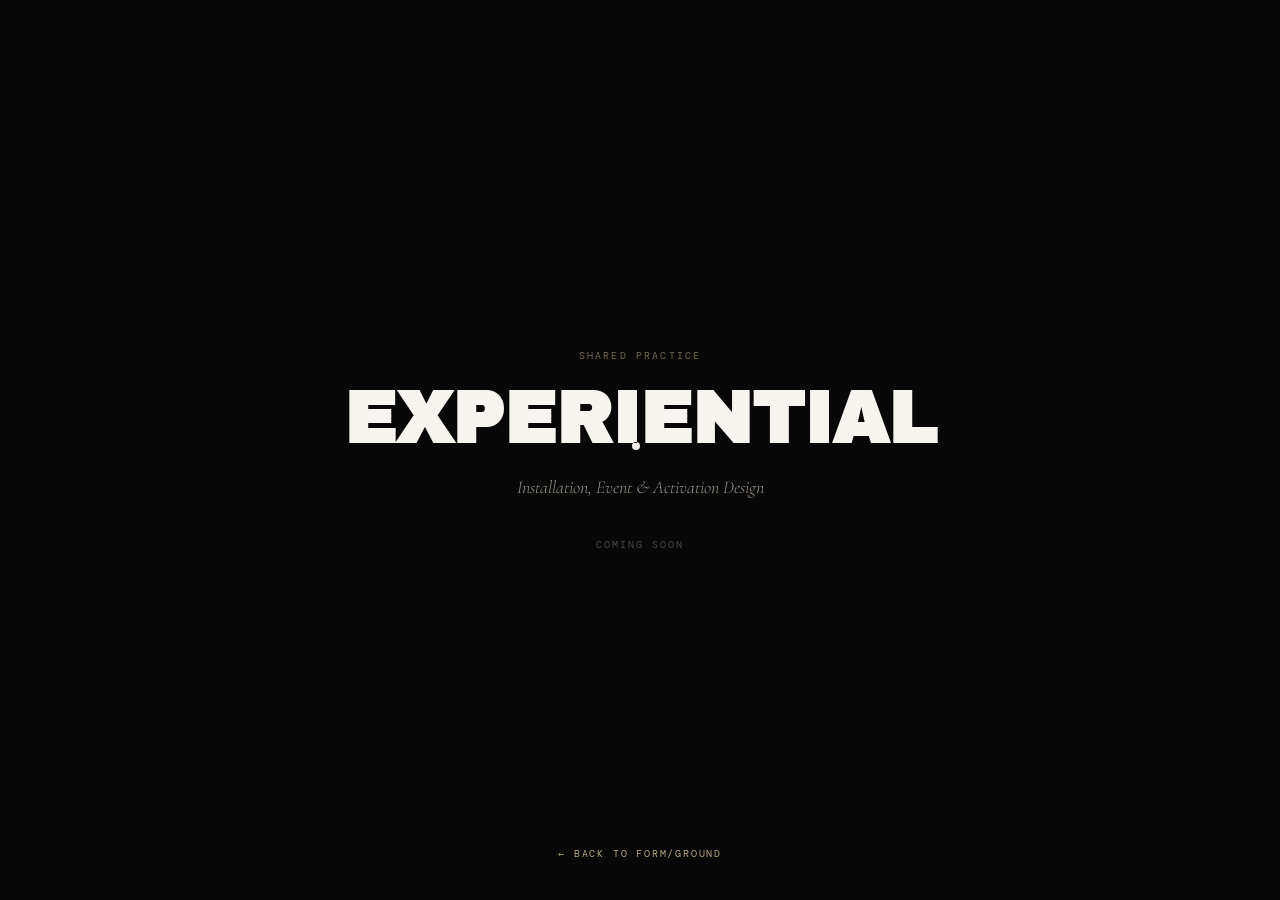
<file: experiential/index.html>
<!DOCTYPE html>
<html lang="en">
<head>
  <meta charset="UTF-8">
  <meta name="viewport" content="width=device-width, initial-scale=1.0">
  <meta name="apple-mobile-web-app-capable" content="yes">
  <meta name="apple-mobile-web-app-status-bar-style" content="black-translucent">
  <meta name="apple-mobile-web-app-title" content="FORM/GROUND">
  <link rel="manifest" href="../manifest.json">
  <link rel="apple-touch-icon" href="../icon-192.png">
  <title>Experiential / FORM/GROUND</title>
  <link rel="preconnect" href="https://fonts.googleapis.com">
  <link href="https://fonts.googleapis.com/css2?family=Cormorant+Garamond:ital,wght@0,300;0,400;0,500;0,600;1,300;1,400&family=Archivo+Black&family=DM+Mono:ital,wght@0,300;0,400;1,300&family=DM+Sans:wght@300;400;500&display=swap" rel="stylesheet">
  <link rel="stylesheet" href="../assets/css/global.css">
  <style>
    body {
      background: var(--black);
      color: var(--white);
      height: 100vh;
      display: flex;
      flex-direction: column;
      align-items: center;
      justify-content: center;
      text-align: center;
      gap: 24px;
    }

    .exp-eyebrow {
      font-family: 'DM Mono', monospace;
      font-size: 10px;
      letter-spacing: 0.22em;
      text-transform: uppercase;
      color: var(--gold);
      opacity: 0.6;
    }

    .exp-title {
      font-family: 'Archivo Black', sans-serif;
      font-size: clamp(36px, 6vw, 72px);
      text-transform: uppercase;
      color: var(--white);
      line-height: 0.92;
    }

    .exp-subtitle {
      font-family: 'Cormorant Garamond', serif;
      font-size: 18px;
      font-weight: 300;
      font-style: italic;
      color: var(--dust);
    }

    .exp-status {
      font-family: 'DM Mono', monospace;
      font-size: 10px;
      letter-spacing: 0.2em;
      text-transform: uppercase;
      color: var(--slate);
      margin-top: 16px;
    }

    .exp-back {
      position: fixed;
      bottom: 40px;
      font-family: 'DM Mono', monospace;
      font-size: 10px;
      letter-spacing: 0.18em;
      text-transform: uppercase;
      color: var(--gold);
      text-decoration: none;
      display: flex;
      align-items: center;
      gap: 8px;
      cursor: none;
    }
    .exp-back::before { content: '\2190'; }
  </style>
</head>
<body>

<div class="cursor" id="cursor"></div>

<div class="exp-eyebrow">Shared Practice</div>
<h1 class="exp-title">Experi&shy;ential</h1>
<p class="exp-subtitle">Installation, Event &amp; Activation Design</p>
<div class="exp-status">Coming Soon</div>

<a href="../" class="exp-back">Back to FORM/GROUND</a>

<script src="../assets/js/cursor.js"></script>
</body>
</html>
</file>
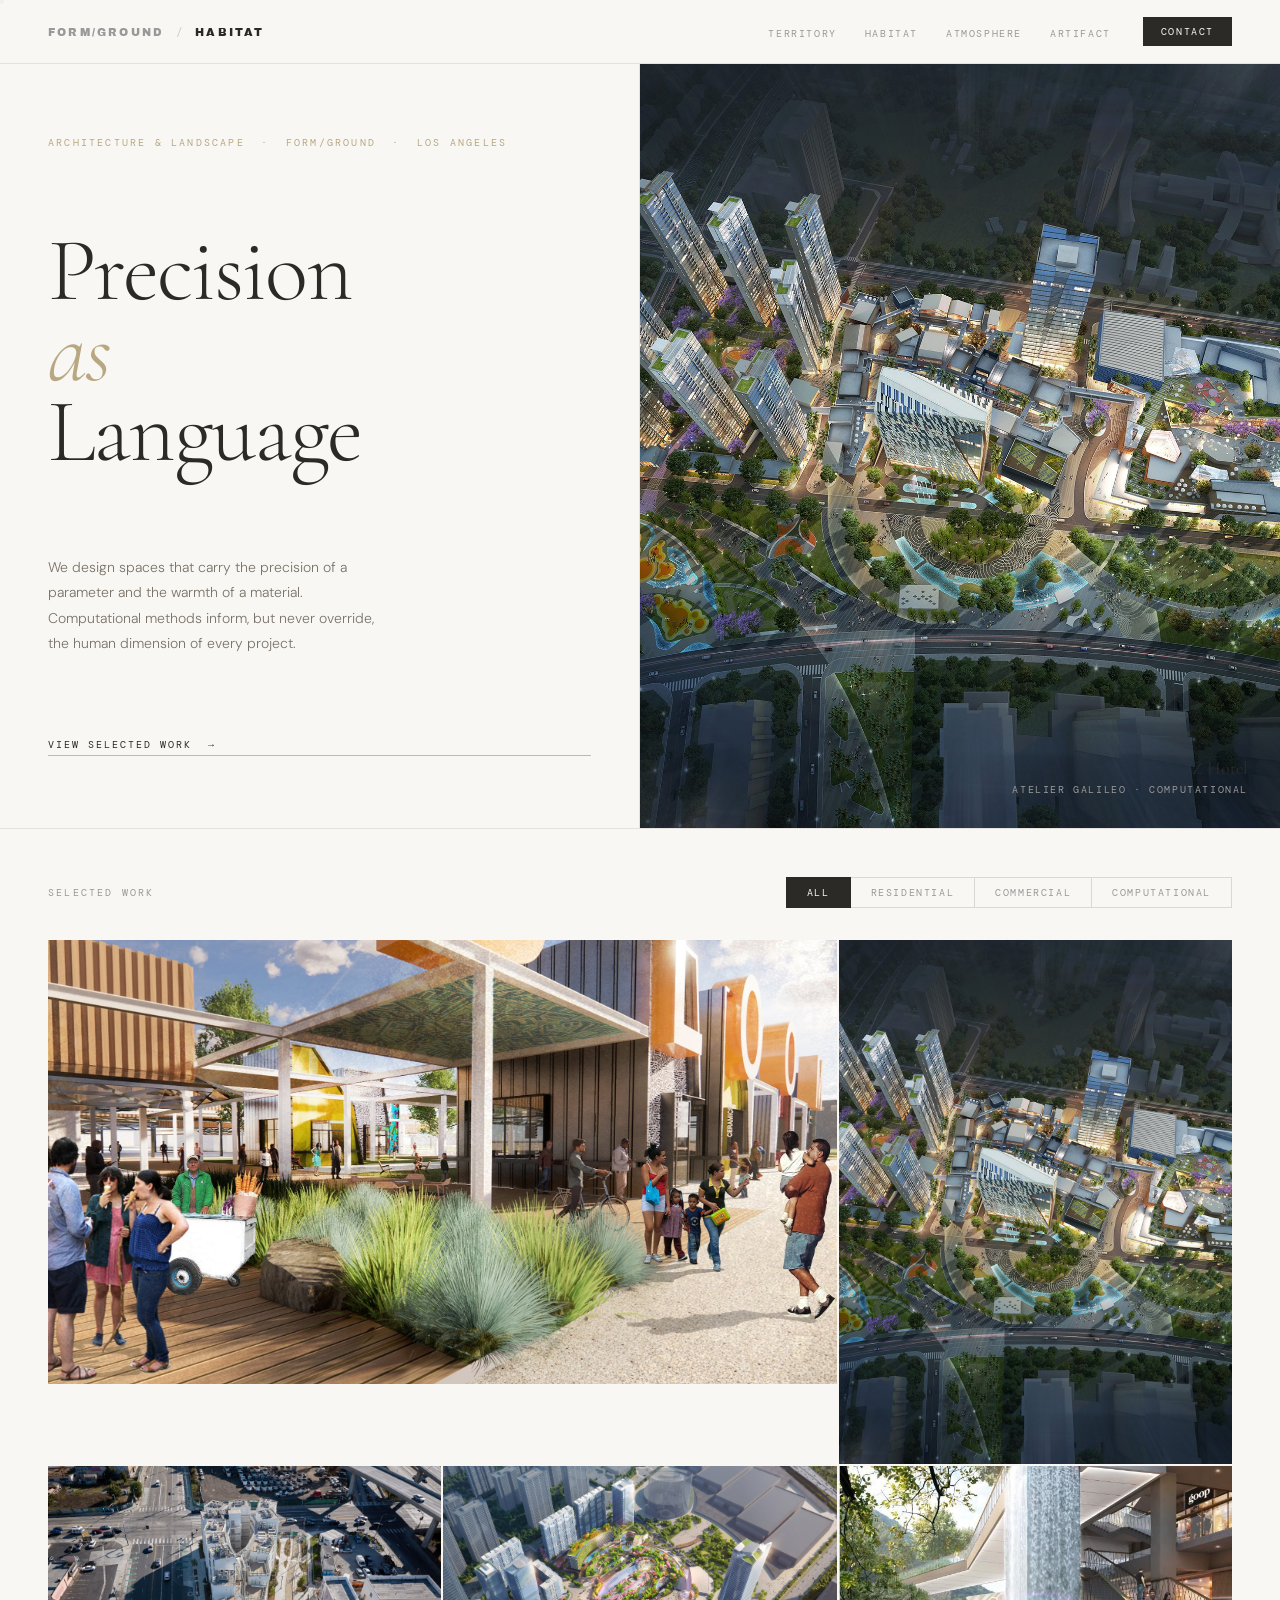
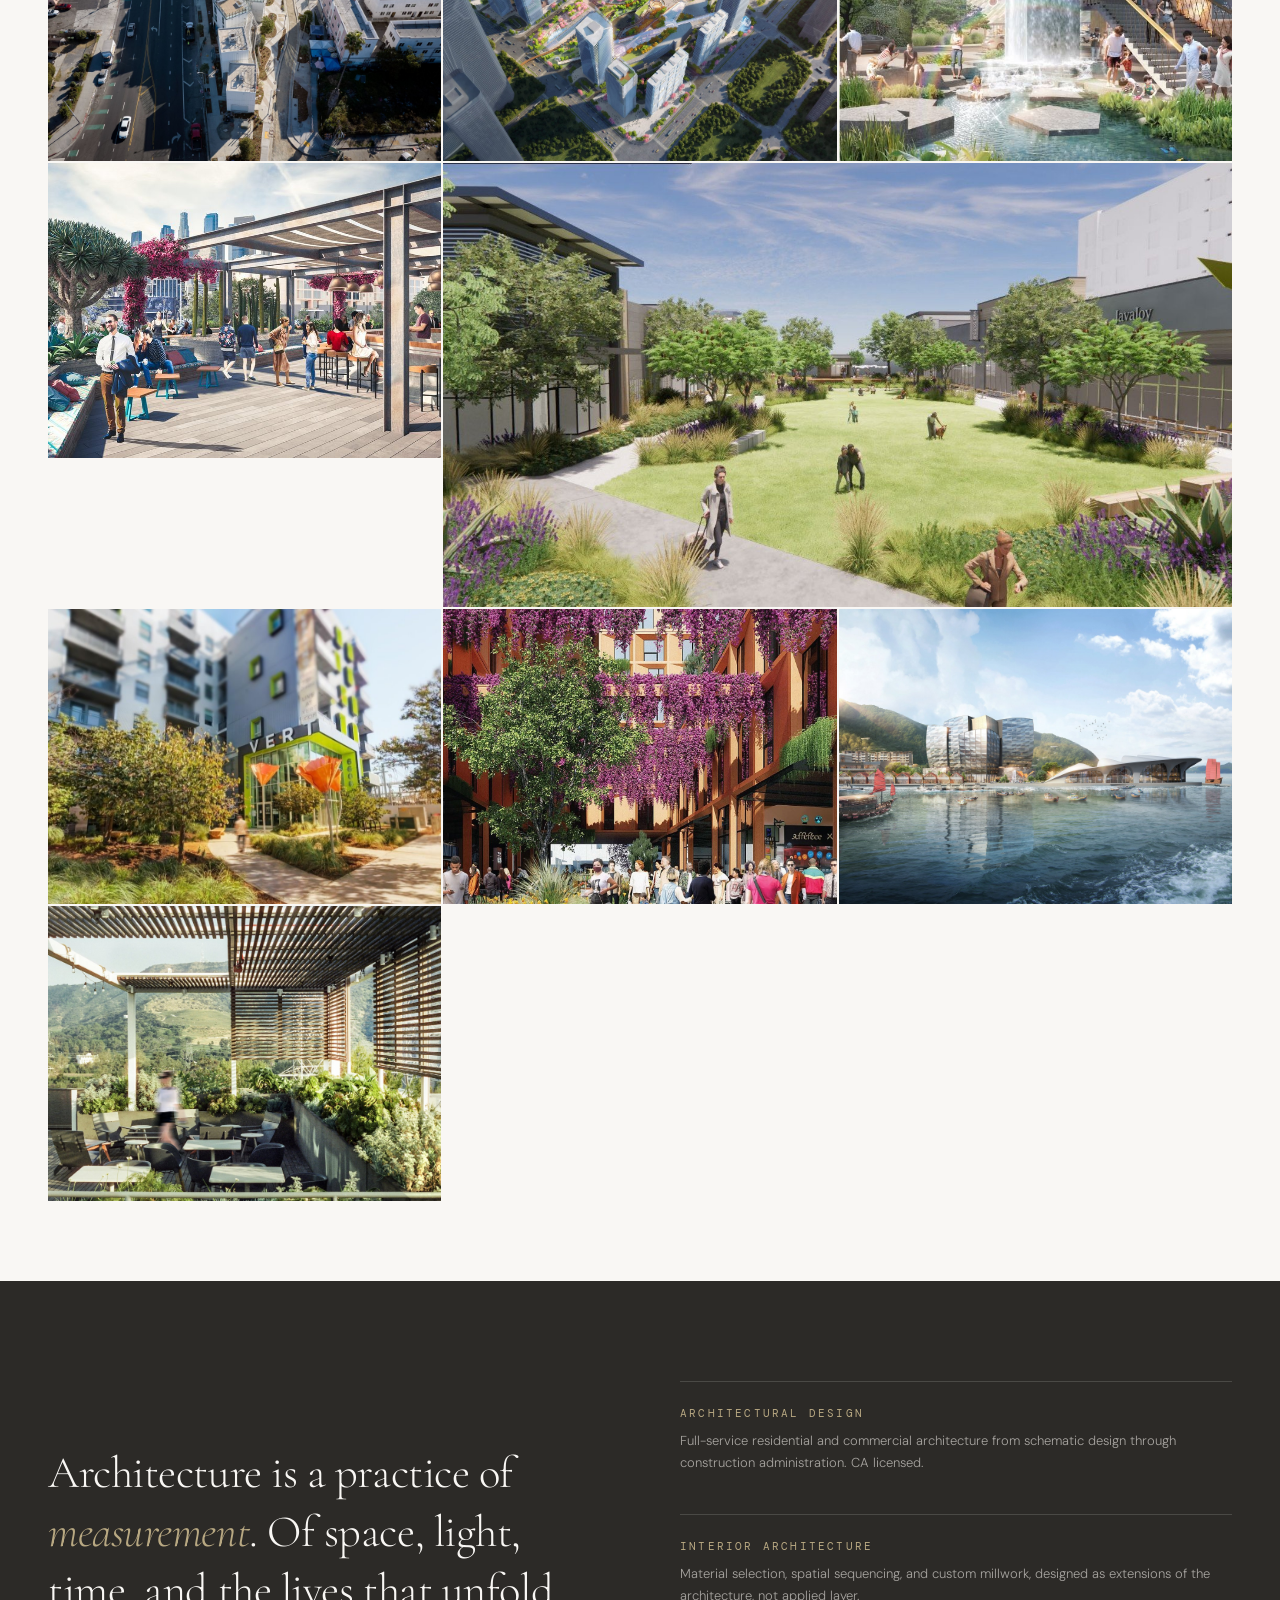
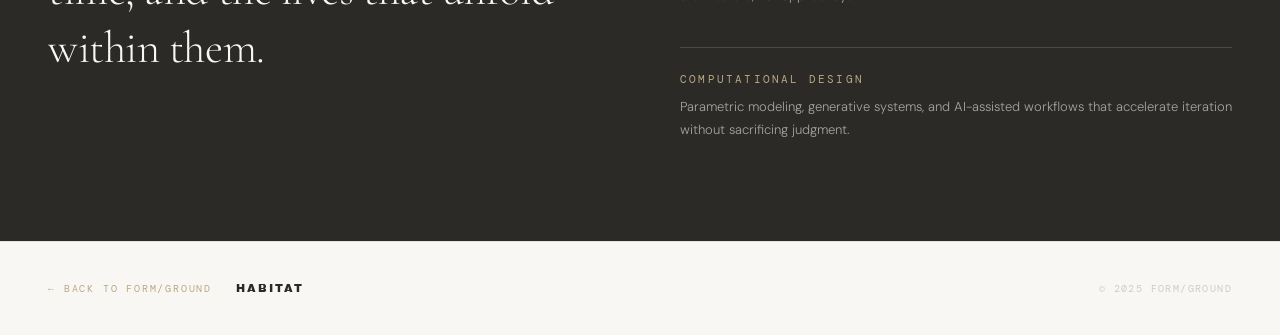
<file: habitat/index.html>
<!DOCTYPE html>
<html lang="en">
<head>
  <meta charset="UTF-8">
  <meta name="viewport" content="width=device-width, initial-scale=1.0">
  <meta name="apple-mobile-web-app-capable" content="yes">
  <meta name="apple-mobile-web-app-status-bar-style" content="black-translucent">
  <meta name="apple-mobile-web-app-title" content="FORM/GROUND">
  <link rel="manifest" href="../manifest.json">
  <link rel="apple-touch-icon" href="../icon-192.png">
  <title>Habitat / FORM/GROUND</title>
  <link rel="preconnect" href="https://fonts.googleapis.com">
  <link href="https://fonts.googleapis.com/css2?family=Cormorant+Garamond:ital,wght@0,300;0,400;0,500;0,600;1,300;1,400&family=Archivo+Black&family=DM+Mono:ital,wght@0,300;0,400;1,300&family=DM+Sans:wght@300;400;500&display=swap" rel="stylesheet">
  <link rel="stylesheet" href="../assets/css/global.css">
  <link rel="stylesheet" href="../assets/css/habitat.css">
</head>
<body data-cursor-mode="dark">

<!-- Custom cursor -->
<div class="cursor" id="cursor"></div>

<!-- ══════════════════════════════════════════════
     NAVIGATION
══════════════════════════════════════════════ -->
<nav class="nav-arch">
  <div class="nav-arch-left">
    <a href="../" class="nav-arch-parent">FORM/GROUND</a>
    <span class="nav-arch-sep">/</span>
    <span class="nav-arch-studio">Habitat</span>
  </div>
  <div class="nav-arch-right">
    <ul class="nav-arch-links">
      <li><a href="../territory/">Territory</a></li>
      <li><a href="../habitat/">Habitat</a></li>
      <li><a href="../atmosphere/">Atmosphere</a></li>
      <li><a href="../artifact/">Artifact</a></li>
    </ul>
    <a href="#contact" class="nav-arch-contact">Contact</a>
  </div>
</nav>

<!-- ══════════════════════════════════════════════
     HERO
══════════════════════════════════════════════ -->
<section class="arch-hero">
  <div class="arch-hero-left">
    <div class="arch-hero-eyebrow">Architecture &amp; Landscape&nbsp;&nbsp;&middot;&nbsp;&nbsp;FORM/GROUND&nbsp;&nbsp;&middot;&nbsp;&nbsp;Los Angeles</div>
    <div>
      <h1 class="arch-hero-title">
        Precision<br>
        <em>as</em><br>
        Language
      </h1>
    </div>
    <div>
      <p class="arch-hero-body">
        We design spaces that carry the precision of a parameter and
        the warmth of a material. Computational methods inform,
        but never override, the human dimension of every project.
      </p>
    </div>
    <a href="#projects" class="arch-hero-cta">View selected work</a>
  </div>
  <div class="arch-hero-right">
    <img class="arch-hero-image" src="../assets/img/Atelier Galileo Images/HABITAT/Z HOTEL/Aerial.jpg" alt="Z Hotel">
    <div class="arch-hero-caption">
      <div class="arch-hero-caption-title">Z Hotel</div>
      <div class="arch-hero-caption-meta">Atelier Galileo &middot; Computational</div>
    </div>
  </div>
</section>

<!-- ══════════════════════════════════════════════
     FILTERS + PROJECT GRID
══════════════════════════════════════════════ -->
<div class="arch-filters" id="projects">
  <span class="filter-label">Selected Work</span>
  <div class="filter-tabs">
    <div class="filter-tab active">All</div>
    <div class="filter-tab">Residential</div>
    <div class="filter-tab">Commercial</div>
    <div class="filter-tab">Computational</div>
  </div>
</div>

<div class="arch-grid">

  <!-- Row 1 -->
  <div class="arch-card wide">
    <img class="arch-card-img" src="../assets/img/Agency Artifact Images/HABITAT/residential/Superbloom/superbloom_web_3.jpg" alt="Superbloom">
    <div class="arch-card-info">
      <div class="arch-card-title">Superbloom</div>
      <div class="arch-card-meta">Agency Artifact &middot; Residential &middot; Lancaster, CA</div>
    </div>
  </div>
  <div class="arch-card tall">
    <img class="arch-card-img" src="../assets/img/Atelier Galileo Images/HABITAT/Z HOTEL/Aerial.jpg" alt="Z Hotel">
    <div class="arch-card-info">
      <div class="arch-card-title">Z Hotel</div>
      <div class="arch-card-meta">Atelier Galileo &middot; Computational</div>
    </div>
  </div>

  <!-- Row 2 -->
  <div class="arch-card">
    <img class="arch-card-img" src="../assets/img/Agency Artifact Images/HABITAT/residential/Isla Intersections/aerial_new.jpg" alt="Isla Intersections">
    <div class="arch-card-info">
      <div class="arch-card-title">Isla Intersections</div>
      <div class="arch-card-meta">Agency Artifact &middot; Residential &middot; Los Angeles, CA</div>
    </div>
  </div>
  <div class="arch-card">
    <img class="arch-card-img" src="../assets/img/Agency Artifact Images/HABITAT/commercial/Jinan Central Park/A-11-AERIAL.jpg" alt="Jinan Central Park">
    <div class="arch-card-info">
      <div class="arch-card-title">Jinan Central Park</div>
      <div class="arch-card-meta">Agency Artifact &middot; Commercial &middot; Jinan, China</div>
    </div>
  </div>

  <!-- Row 3 -->
  <div class="arch-card">
    <img class="arch-card-img" src="../assets/img/Agency Artifact Images/HABITAT/commercial/Putuo Botanical Promenade/putuo_1.jpg" alt="Putuo Botanical Promenade">
    <div class="arch-card-info">
      <div class="arch-card-title">Putuo Botanical Promenade</div>
      <div class="arch-card-meta">Agency Artifact &middot; Commercial &middot; Shanghai, China</div>
    </div>
  </div>
  <div class="arch-card">
    <img class="arch-card-img" src="../assets/img/Agency Artifact Images/HABITAT/residential/Traction District/Third_1.jpg" alt="Traction District">
    <div class="arch-card-info">
      <div class="arch-card-title">Traction District</div>
      <div class="arch-card-meta">Agency Artifact &middot; Residential &middot; Los Angeles, CA</div>
    </div>
  </div>

  <!-- Row 4 -->
  <div class="arch-card wide">
    <img class="arch-card-img" src="../assets/img/Agency Artifact Images/HABITAT/commercial/The Walk/the+walk.jpg" alt="The Walk">
    <div class="arch-card-info">
      <div class="arch-card-title">The Walk</div>
      <div class="arch-card-meta">Agency Artifact &middot; Commercial</div>
    </div>
  </div>
  <div class="arch-card">
    <img class="arch-card-img" src="../assets/img/Agency Artifact Images/HABITAT/residential/V/VERT7_touchup.jpg" alt="V">
    <div class="arch-card-info">
      <div class="arch-card-title">V</div>
      <div class="arch-card-meta">Agency Artifact &middot; Residential &middot; Los Angeles, CA</div>
    </div>
  </div>

  <!-- Row 5 -->
  <div class="arch-card">
    <img class="arch-card-img" src="../assets/img/Agency Artifact Images/HABITAT/residential/New High Street/CCSM_New_High_Village_Proposal_FULL_Page_002.jpg" alt="New High Street">
    <div class="arch-card-info">
      <div class="arch-card-title">New High Street</div>
      <div class="arch-card-meta">Agency Artifact &middot; Residential &middot; Los Angeles, CA</div>
    </div>
  </div>
  <div class="arch-card">
    <img class="arch-card-img" src="../assets/img/Atelier Galileo Images/HABITAT/PUTO/eyeview.jpg" alt="Puto">
    <div class="arch-card-info">
      <div class="arch-card-title">Puto</div>
      <div class="arch-card-meta">Atelier Galileo &middot; Commercial</div>
    </div>
  </div>
  <div class="arch-card">
    <img class="arch-card-img" src="../assets/img/Agency Artifact Images/HABITAT/commercial/Burbank Outdoor Office/16850023_update+copy.jpg" alt="Burbank Outdoor Office">
    <div class="arch-card-info">
      <div class="arch-card-title">Burbank Outdoor Office</div>
      <div class="arch-card-meta">Agency Artifact &middot; Commercial &middot; Burbank, CA</div>
    </div>
  </div>

</div>

<!-- ══════════════════════════════════════════════
     STUDIO STATEMENT
══════════════════════════════════════════════ -->
<section class="arch-statement">
  <div class="arch-statement-text">
    Architecture is a practice of <em>measurement</em>.
    Of space, light, time, and the lives that unfold within them.
  </div>
  <div class="arch-statement-right">
    <div class="arch-capability">
      <div class="cap-title">Architectural Design</div>
      <div class="cap-desc">Full-service residential and commercial architecture from schematic design through construction administration. CA licensed.</div>
    </div>
    <div class="arch-capability">
      <div class="cap-title">Interior Architecture</div>
      <div class="cap-desc">Material selection, spatial sequencing, and custom millwork, designed as extensions of the architecture, not applied layer.</div>
    </div>
    <div class="arch-capability">
      <div class="cap-title">Computational Design</div>
      <div class="cap-desc">Parametric modeling, generative systems, and AI-assisted workflows that accelerate iteration without sacrificing judgment.</div>
    </div>
  </div>
</section>

<!-- ══════════════════════════════════════════════
     FOOTER
══════════════════════════════════════════════ -->
<footer class="footer-arch">
  <div class="footer-arch-left">
    <a href="../" class="footer-arch-parent-link">Back to FORM/GROUND</a>
    <span class="footer-arch-studio-name">Habitat</span>
  </div>
  <div class="footer-arch-note">&copy; 2025 FORM/GROUND</div>
</footer>

<script src="../assets/js/cursor.js"></script>
<script src="../assets/js/nav.js"></script>
</body>
</html>
</file>
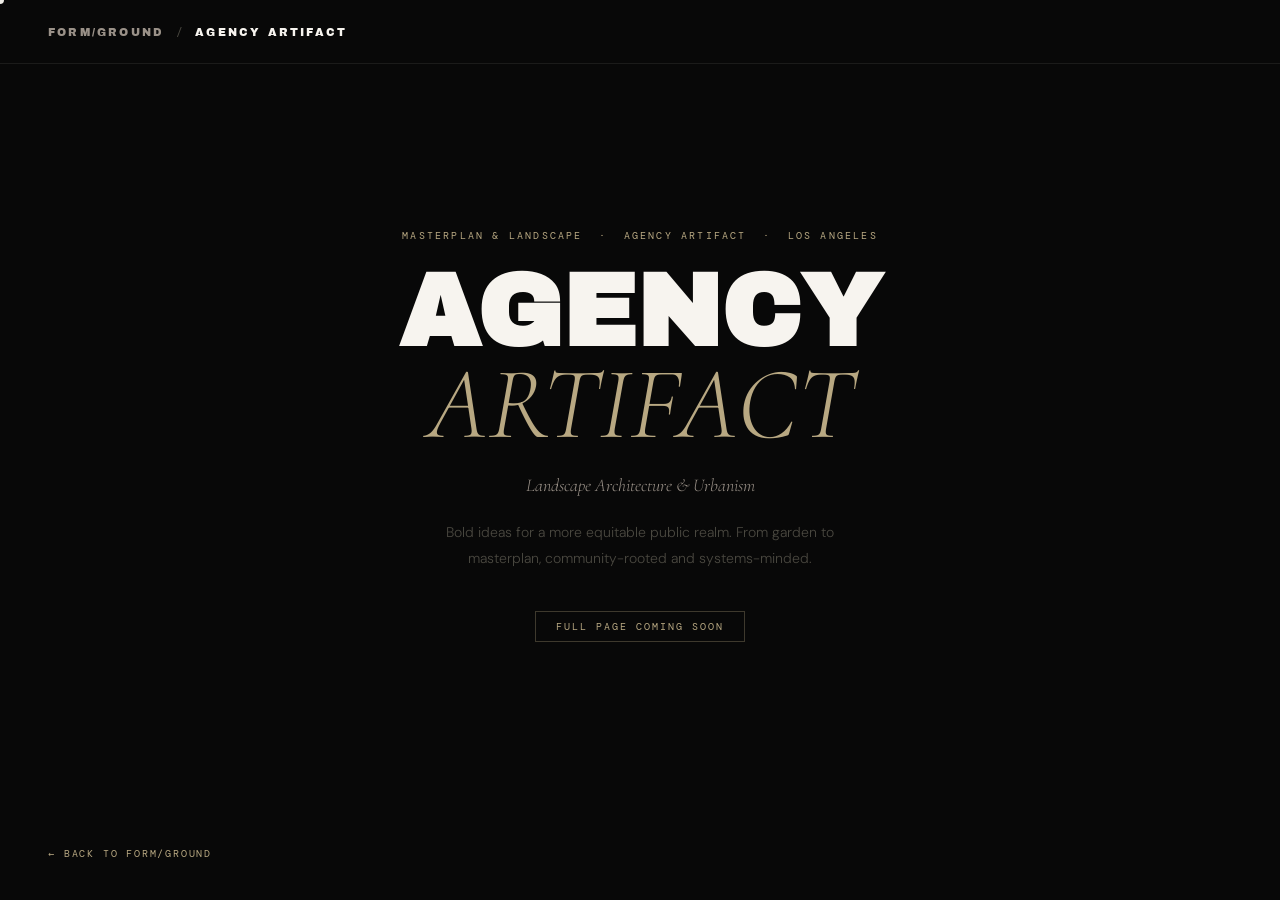
<file: landscape/index.html>
<!DOCTYPE html>
<html lang="en">
<head>
  <meta charset="UTF-8">
  <meta name="viewport" content="width=device-width, initial-scale=1.0">
  <meta name="apple-mobile-web-app-capable" content="yes">
  <meta name="apple-mobile-web-app-status-bar-style" content="black-translucent">
  <meta name="apple-mobile-web-app-title" content="FORM/GROUND">
  <link rel="manifest" href="../manifest.json">
  <link rel="apple-touch-icon" href="../icon-192.png">
  <title>Agency Artifact / FORM/GROUND</title>
  <link rel="preconnect" href="https://fonts.googleapis.com">
  <link href="https://fonts.googleapis.com/css2?family=Cormorant+Garamond:ital,wght@0,300;0,400;0,500;0,600;1,300;1,400&family=Archivo+Black&family=DM+Mono:ital,wght@0,300;0,400;1,300&family=DM+Sans:wght@300;400;500&display=swap" rel="stylesheet">
  <link rel="stylesheet" href="../assets/css/global.css">
  <style>
    body {
      background: var(--black);
      color: var(--white);
      min-height: 100vh;
      display: flex;
      flex-direction: column;
    }

    .nav-landscape {
      position: fixed;
      top: 0; left: 0; right: 0;
      z-index: 100;
      padding: 0 48px;
      height: 64px;
      display: flex;
      align-items: center;
      justify-content: space-between;
      border-bottom: 1px solid rgba(247, 244, 239, 0.08);
    }

    .nav-landscape-left {
      display: flex;
      align-items: center;
    }

    .nav-landscape-parent {
      font-family: 'Archivo Black', sans-serif;
      font-size: 11px;
      letter-spacing: 0.2em;
      text-transform: uppercase;
      color: var(--dust);
      text-decoration: none;
      transition: color 0.2s;
      cursor: none;
    }
    .nav-landscape-parent:hover { color: var(--white); }

    .nav-landscape-sep {
      font-family: 'DM Mono', monospace;
      font-size: 11px;
      color: var(--slate);
      margin: 0 12px;
    }

    .nav-landscape-studio {
      font-family: 'Archivo Black', sans-serif;
      font-size: 11px;
      letter-spacing: 0.2em;
      text-transform: uppercase;
      color: var(--white);
    }

    .landscape-hero {
      flex: 1;
      display: flex;
      flex-direction: column;
      align-items: center;
      justify-content: center;
      padding-top: 64px;
      text-align: center;
      gap: 24px;
    }

    .landscape-eyebrow {
      font-family: 'DM Mono', monospace;
      font-size: 10px;
      letter-spacing: 0.22em;
      text-transform: uppercase;
      color: var(--gold);
    }

    .landscape-title {
      font-family: 'Archivo Black', sans-serif;
      font-size: clamp(48px, 8vw, 120px);
      line-height: 0.9;
      text-transform: uppercase;
      color: var(--white);
    }

    .landscape-title em {
      font-family: 'Cormorant Garamond', serif;
      font-style: italic;
      font-weight: 300;
      color: var(--gold);
      display: block;
    }

    .landscape-subtitle {
      font-family: 'Cormorant Garamond', serif;
      font-size: 18px;
      font-weight: 300;
      font-style: italic;
      color: var(--dust);
    }

    .landscape-body {
      font-family: 'DM Sans', sans-serif;
      font-size: 14px;
      font-weight: 300;
      line-height: 1.8;
      color: var(--slate);
      max-width: 40ch;
    }

    .landscape-status {
      font-family: 'DM Mono', monospace;
      font-size: 10px;
      letter-spacing: 0.2em;
      text-transform: uppercase;
      color: var(--gold);
      border: 1px solid rgba(184, 168, 130, 0.3);
      padding: 8px 20px;
      margin-top: 16px;
    }

    .landscape-back {
      font-family: 'DM Mono', monospace;
      font-size: 10px;
      letter-spacing: 0.18em;
      text-transform: uppercase;
      color: var(--gold);
      text-decoration: none;
      display: flex;
      align-items: center;
      gap: 8px;
      cursor: none;
      padding: 40px 48px;
    }
    .landscape-back::before { content: '\2190'; }
  </style>
</head>
<body>

<div class="cursor" id="cursor"></div>

<nav class="nav-landscape">
  <div class="nav-landscape-left">
    <a href="../" class="nav-landscape-parent">FORM/GROUND</a>
    <span class="nav-landscape-sep">/</span>
    <span class="nav-landscape-studio">Agency Artifact</span>
  </div>
</nav>

<section class="landscape-hero">
  <div class="landscape-eyebrow">Masterplan &amp; Landscape&nbsp;&nbsp;&middot;&nbsp;&nbsp;Agency Artifact&nbsp;&nbsp;&middot;&nbsp;&nbsp;Los Angeles</div>
  <h1 class="landscape-title">
    Agency<br>
    <em>Artifact</em>
  </h1>
  <p class="landscape-subtitle">Landscape Architecture &amp; Urbanism</p>
  <p class="landscape-body">
    Bold ideas for a more equitable public realm. From garden to masterplan, community-rooted and systems-minded.
  </p>
  <div class="landscape-status">Full Page Coming Soon</div>
</section>

<a href="../" class="landscape-back">Back to FORM/GROUND</a>

<script src="../assets/js/cursor.js"></script>
</body>
</html>
</file>
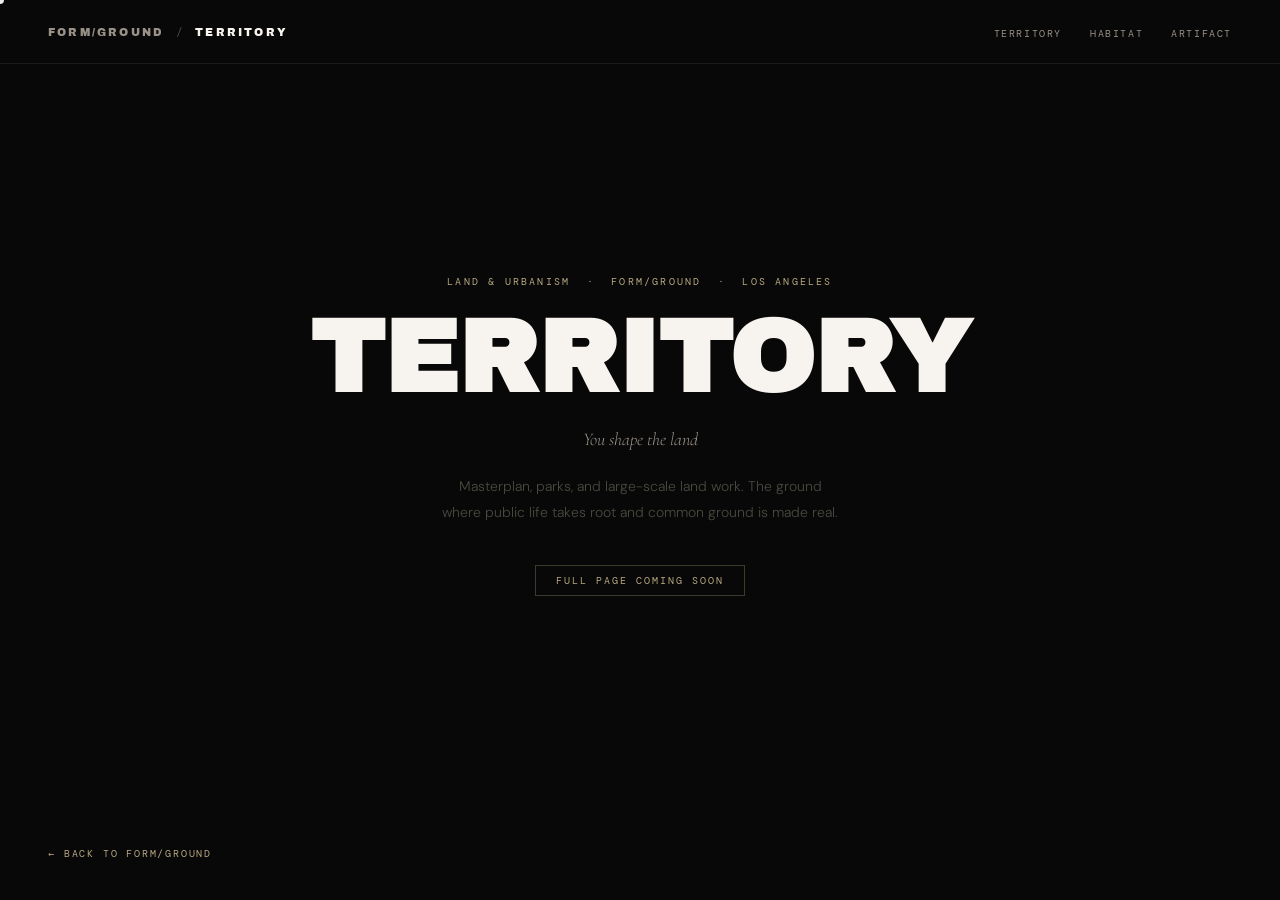
<file: territory/index.html>
<!DOCTYPE html>
<html lang="en">
<head>
  <meta charset="UTF-8">
  <meta name="viewport" content="width=device-width, initial-scale=1.0">
  <meta name="apple-mobile-web-app-capable" content="yes">
  <meta name="apple-mobile-web-app-status-bar-style" content="black-translucent">
  <meta name="apple-mobile-web-app-title" content="FORM/GROUND">
  <link rel="manifest" href="../manifest.json">
  <link rel="apple-touch-icon" href="../icon-192.png">
  <title>Territory / FORM/GROUND</title>
  <link rel="preconnect" href="https://fonts.googleapis.com">
  <link href="https://fonts.googleapis.com/css2?family=Cormorant+Garamond:ital,wght@0,300;0,400;0,500;0,600;1,300;1,400&family=Archivo+Black&family=DM+Mono:ital,wght@0,300;0,400;1,300&family=DM+Sans:wght@300;400;500&display=swap" rel="stylesheet">
  <link rel="stylesheet" href="../assets/css/global.css">
  <style>
    body {
      background: var(--black);
      color: var(--white);
      min-height: 100vh;
      display: flex;
      flex-direction: column;
    }

    .nav-section {
      position: fixed;
      top: 0; left: 0; right: 0;
      z-index: 100;
      padding: 0 48px;
      height: 64px;
      display: flex;
      align-items: center;
      justify-content: space-between;
      border-bottom: 1px solid rgba(247, 244, 239, 0.08);
    }

    .nav-section-left {
      display: flex;
      align-items: center;
    }

    .nav-section-parent {
      font-family: 'Archivo Black', sans-serif;
      font-size: 11px;
      letter-spacing: 0.2em;
      text-transform: uppercase;
      color: var(--dust);
      text-decoration: none;
      transition: color 0.2s;
      cursor: none;
    }
    .nav-section-parent:hover { color: var(--white); }

    .nav-section-sep {
      font-family: 'DM Mono', monospace;
      font-size: 11px;
      color: var(--slate);
      margin: 0 12px;
    }

    .nav-section-name {
      font-family: 'Archivo Black', sans-serif;
      font-size: 11px;
      letter-spacing: 0.2em;
      text-transform: uppercase;
      color: var(--white);
    }

    .nav-section-right {
      display: flex;
      align-items: center;
      gap: 28px;
      list-style: none;
    }

    .nav-section-right a {
      font-family: 'DM Mono', monospace;
      font-size: 10px;
      letter-spacing: 0.16em;
      color: var(--dust);
      text-decoration: none;
      text-transform: uppercase;
      transition: color 0.2s;
    }
    .nav-section-right a:hover { color: var(--white); }

    .section-hero {
      flex: 1;
      display: flex;
      flex-direction: column;
      align-items: center;
      justify-content: center;
      padding-top: 64px;
      text-align: center;
      gap: 24px;
    }

    .section-eyebrow {
      font-family: 'DM Mono', monospace;
      font-size: 10px;
      letter-spacing: 0.22em;
      text-transform: uppercase;
      color: var(--gold);
    }

    .section-title {
      font-family: 'Archivo Black', sans-serif;
      font-size: clamp(48px, 8vw, 120px);
      line-height: 0.9;
      text-transform: uppercase;
      color: var(--white);
    }

    .section-title em {
      font-family: 'Cormorant Garamond', serif;
      font-style: italic;
      font-weight: 300;
      color: var(--gold);
      display: block;
    }

    .section-subtitle {
      font-family: 'Cormorant Garamond', serif;
      font-size: 18px;
      font-weight: 300;
      font-style: italic;
      color: var(--dust);
    }

    .section-body {
      font-family: 'DM Sans', sans-serif;
      font-size: 14px;
      font-weight: 300;
      line-height: 1.8;
      color: var(--slate);
      max-width: 40ch;
    }

    .section-status {
      font-family: 'DM Mono', monospace;
      font-size: 10px;
      letter-spacing: 0.2em;
      text-transform: uppercase;
      color: var(--gold);
      border: 1px solid rgba(184, 168, 130, 0.3);
      padding: 8px 20px;
      margin-top: 16px;
    }

    .section-back {
      font-family: 'DM Mono', monospace;
      font-size: 10px;
      letter-spacing: 0.18em;
      text-transform: uppercase;
      color: var(--gold);
      text-decoration: none;
      display: flex;
      align-items: center;
      gap: 8px;
      cursor: none;
      padding: 40px 48px;
    }
    .section-back::before { content: '\2190'; }
  </style>
</head>
<body>

<div class="cursor" id="cursor"></div>

<nav class="nav-section">
  <div class="nav-section-left">
    <a href="../" class="nav-section-parent">FORM/GROUND</a>
    <span class="nav-section-sep">/</span>
    <span class="nav-section-name">Territory</span>
  </div>
  <ul class="nav-section-right">
    <li><a href="../territory/">Territory</a></li>
    <li><a href="../habitat/">Habitat</a></li>
    <li><a href="../artifact/">Artifact</a></li>
  </ul>
</nav>

<section class="section-hero">
  <div class="section-eyebrow">Land &amp; Urbanism&nbsp;&nbsp;&middot;&nbsp;&nbsp;FORM/GROUND&nbsp;&nbsp;&middot;&nbsp;&nbsp;Los Angeles</div>
  <h1 class="section-title">
    Territory
  </h1>
  <p class="section-subtitle">You shape the land</p>
  <p class="section-body">
    Masterplan, parks, and large-scale land work. The ground where public life takes root and common ground is made real.
  </p>
  <div class="section-status">Full Page Coming Soon</div>
</section>

<a href="../" class="section-back">Back to FORM/GROUND</a>

<script src="../assets/js/cursor.js"></script>
</body>
</html>
</file>
<file: assets/css/global.css>
/* ═══════════════════════════════════════════════
   GLOBAL.CSS — Design System & Shared Foundation
   FORM/GROUND Multi-Studio Website
   ═══════════════════════════════════════════════ */

/* ─── RESET ──────────────────────────────────── */
*, *::before, *::after {
  margin: 0;
  padding: 0;
  box-sizing: border-box;
}

/* ─── CSS VARIABLES ──────────────────────────── */
:root {
  --black: #080808;
  --white: #F7F4EF;
  --cream: #EDE8DF;
  --ink: #1A1814;
  --dust: #9A9188;
  --gold: #B8A882;
  --slate: #4A4840;
  --arch-bg: #F9F7F4;
  --arch-accent: #2C2A27;
}

/* ─── BASE ───────────────────────────────────── */
html {
  scroll-behavior: auto;
}

body {
  font-family: 'DM Sans', sans-serif;
  background: var(--black);
  color: var(--white);
  overflow-x: hidden;
  cursor: none;
}

/* ─── CUSTOM CURSOR ──────────────────────────── */
.cursor {
  position: fixed;
  width: 8px;
  height: 8px;
  background: var(--white);
  border-radius: 50%;
  pointer-events: none;
  z-index: 9999;
  transform: translate(-50%, -50%);
  transition: transform 0.1s, width 0.2s, height 0.2s, background 0.2s;
  mix-blend-mode: difference;
}

.cursor.large {
  width: 40px;
  height: 40px;
}

.cursor.dark {
  background: var(--black);
}

/* ─── VIRTUAL SCROLL WRAPPER ────────────────── */
.scroll-wrapper {
  position: fixed;
  top: 0;
  left: 0;
  width: 100%;
  will-change: transform;
}

/* ─── KEYFRAMES ──────────────────────────────── */
@keyframes fadeUp {
  from { opacity: 0; transform: translateY(30px); }
  to   { opacity: 1; transform: translateY(0); }
}

@keyframes stripScroll {
  0%   { transform: translateX(0); }
  100% { transform: translateX(-50%); }
}
</file>
<file: assets/css/about.css>
/* ═══════════════════════════════════════════════
   ABOUT.CSS — About / Manifesto Page
   FORM/GROUND Multi-Studio Website
   ═══════════════════════════════════════════════ */

/* ─── REVEAL ANIMATIONS ─────────────────────── */
.reveal {
  opacity: 0;
  transform: translateY(28px);
  transition: opacity 0.9s cubic-bezier(0.16, 1, 0.3, 1),
              transform 0.9s cubic-bezier(0.16, 1, 0.3, 1);
}

.revealed {
  opacity: 1;
  transform: translateY(0);
}

/* ─── NAVIGATION ────────────────────────────── */
.about-nav {
  position: fixed;
  top: 0;
  left: 0;
  right: 0;
  z-index: 100;
  padding: 0 48px;
  height: 64px;
  display: flex;
  align-items: center;
  justify-content: space-between;
  background: linear-gradient(to bottom, rgba(8, 8, 8, 0.9) 0%, transparent 100%);
}

.about-nav-logo {
  font-family: 'Archivo Black', sans-serif;
  font-size: 13px;
  letter-spacing: 0.22em;
  color: var(--white);
  text-transform: uppercase;
  text-decoration: none;
}

.about-nav-logo span {
  color: var(--gold);
  font-family: 'DM Mono', monospace;
  font-weight: 300;
  letter-spacing: 0;
  font-size: 11px;
  margin-left: 6px;
  vertical-align: middle;
}

.about-nav-back {
  font-family: 'DM Mono', monospace;
  font-size: 10px;
  letter-spacing: 0.18em;
  text-transform: uppercase;
  color: var(--dust);
  text-decoration: none;
  transition: color 0.25s;
}

.about-nav-back:hover {
  color: var(--white);
}

/* ─── ROW 1 — TITLE + PARAGRAPHS 1–2 ────────── */
.about-top {
  display: grid;
  grid-template-columns: 1fr 1fr;
  gap: 64px;
  padding: 0 48px;
  align-items: end;
  min-height: 100vh;
  padding-bottom: 80px;
}

.about-title {
  font-family: 'Archivo Black', sans-serif;
  font-size: clamp(64px, 10vw, 160px);
  line-height: 0.85;
  letter-spacing: -0.03em;
  text-transform: uppercase;
  color: var(--white);
  position: sticky;
  top: 120px;
}

.about-top-text {
  display: flex;
  flex-direction: column;
  gap: 28px;
  max-width: 760px;
}

/* ─── ROW 2 — PARAGRAPHS 3–4 + IMAGE ────────── */
.about-bottom {
  display: grid;
  grid-template-columns: 2fr 3fr;
  gap: 64px;
  padding: 40px 0 0 48px;
  align-items: end;
}

.about-bottom-text {
  display: flex;
  flex-direction: column;
  gap: 28px;
  max-width: 760px;
  padding-bottom: 80px;
}

.about-bottom-image {
  display: flex;
  align-items: flex-end;
  justify-content: flex-end;
}

.about-bottom-image img {
  width: 120%;
  height: auto;
  display: block;
}

/* ─── SHARED PARAGRAPH STYLE ─────────────────── */
.about-paragraph {
  font-family: 'Cormorant Garamond', serif;
  font-size: clamp(24px, 2.2vw, 32px);
  font-weight: 300;
  line-height: 1.75;
  color: var(--white);
  text-align: justify;
}

.about-paragraph em {
  font-style: italic;
  color: var(--gold);
}

/* ─── CLIENTS & COLLABORATORS ────────────────── */
.about-collaborators {
  padding: 320px 48px 100px;
  border-top: 1px solid rgba(247, 244, 239, 0.06);
}

.about-collaborators-title {
  font-family: 'Archivo Black', sans-serif;
  font-size: clamp(28px, 4vw, 52px);
  line-height: 0.85;
  letter-spacing: -0.02em;
  text-transform: uppercase;
  color: var(--white);
  margin-bottom: 48px;
}

.about-collaborators-logos {
  width: 100%;
}

.about-collaborators-logos img {
  width: 100%;
  height: auto;
  display: block;
  opacity: 0.8;
  transition: opacity 0.4s;
}

.about-collaborators-logos img:hover {
  opacity: 1;
}

/* ─── FOOTER ─────────────────────────────────── */
.about-footer {
  border-top: 1px solid rgba(247, 244, 239, 0.08);
  padding: 48px;
  display: flex;
  align-items: center;
  justify-content: space-between;
}

.about-footer-logo {
  font-family: 'Archivo Black', sans-serif;
  font-size: 12px;
  letter-spacing: 0.22em;
  color: var(--slate);
  text-transform: uppercase;
}

.about-footer-note {
  font-family: 'DM Mono', monospace;
  font-size: 10px;
  letter-spacing: 0.14em;
  color: var(--slate);
  opacity: 0.5;
}

/* ─── RESPONSIVE ─────────────────────────────── */
@media (max-width: 900px) {
  .about-top {
    grid-template-columns: 1fr;
    gap: 40px;
    padding: 120px 32px 60px;
  }

  .about-title {
    position: static;
  }

  .about-top-text {
    max-width: 100%;
  }

  .about-bottom {
    grid-template-columns: 1fr;
    gap: 40px;
    padding: 40px 32px 0;
  }

  .about-bottom-text {
    max-width: 100%;
    padding-bottom: 0;
  }

  .about-collaborators {
    padding: 60px 32px 80px;
  }

  .about-nav {
    padding: 0 32px;
  }

  .about-footer {
    padding: 32px;
    flex-direction: column;
    gap: 12px;
    text-align: center;
  }
}

@media (max-width: 600px) {
  .about-top {
    padding: 100px 24px 48px;
    gap: 32px;
  }

  .about-bottom {
    padding: 32px 24px 0;
    gap: 32px;
  }

  .about-collaborators {
    padding: 48px 24px 64px;
  }

  .about-nav {
    padding: 0 24px;
  }
}
</file>
<file: assets/css/architecture.css>
/* ═══════════════════════════════════════════════
   ARCHITECTURE.CSS — Atelier Galileo Studio Page
   FORM/GROUND Multi-Studio Website
   ═══════════════════════════════════════════════ */

/* ─── PAGE BASE ──────────────────────────────── */
body {
  background: var(--arch-bg);
  color: var(--arch-accent);
}

/* ─── NAVIGATION ─────────────────────────────── */
.nav-arch {
  position: fixed;
  top: 0;
  left: 0;
  right: 0;
  z-index: 100;
  background: var(--arch-bg);
  padding: 0 48px;
  height: 64px;
  display: flex;
  align-items: center;
  justify-content: space-between;
  border-bottom: 1px solid rgba(44, 42, 39, 0.1);
}

.nav-arch-left {
  display: flex;
  align-items: center;
  gap: 0;
}

.nav-arch-parent {
  font-family: 'Archivo Black', sans-serif;
  font-size: 11px;
  letter-spacing: 0.2em;
  text-transform: uppercase;
  color: #999;
  text-decoration: none;
  cursor: none;
  transition: color 0.2s;
}

.nav-arch-parent:hover {
  color: var(--arch-accent);
}

.nav-arch-sep {
  font-family: 'DM Mono', monospace;
  font-size: 11px;
  color: #ccc;
  margin: 0 12px;
}

.nav-arch-studio {
  font-family: 'Archivo Black', sans-serif;
  font-size: 11px;
  letter-spacing: 0.2em;
  text-transform: uppercase;
  color: var(--arch-accent);
}

.nav-arch-right {
  display: flex;
  align-items: center;
  gap: 32px;
}

.nav-arch-links {
  display: flex;
  gap: 28px;
  list-style: none;
}

.nav-arch-links a {
  font-family: 'DM Mono', monospace;
  font-size: 10px;
  letter-spacing: 0.16em;
  color: #999;
  text-decoration: none;
  text-transform: uppercase;
  transition: color 0.2s;
}

.nav-arch-links a:hover {
  color: var(--arch-accent);
}

.nav-arch-contact {
  font-family: 'DM Mono', monospace;
  font-size: 10px;
  letter-spacing: 0.16em;
  text-transform: uppercase;
  text-decoration: none;
  color: var(--arch-bg);
  background: var(--arch-accent);
  padding: 8px 18px;
  transition: background 0.2s;
}

.nav-arch-contact:hover {
  background: var(--slate);
}

/* ─── HERO ───────────────────────────────────── */
.arch-hero {
  padding-top: 64px;
  display: grid;
  grid-template-columns: 1fr 1fr;
  min-height: 92vh;
}

.arch-hero-left {
  padding: 72px 48px;
  display: flex;
  flex-direction: column;
  justify-content: space-between;
  border-right: 1px solid rgba(44, 42, 39, 0.1);
}

.arch-hero-eyebrow {
  font-family: 'DM Mono', monospace;
  font-size: 10px;
  letter-spacing: 0.22em;
  text-transform: uppercase;
  color: var(--gold);
}

.arch-hero-title {
  font-family: 'Cormorant Garamond', serif;
  font-size: clamp(52px, 7vw, 110px);
  font-weight: 300;
  line-height: 0.9;
  letter-spacing: -0.02em;
  color: var(--arch-accent);
}

.arch-hero-title em {
  font-style: italic;
  color: var(--gold);
}

.arch-hero-body {
  font-family: 'DM Sans', sans-serif;
  font-size: 14px;
  font-weight: 300;
  line-height: 1.8;
  color: #7a7368;
  max-width: 34ch;
}

.arch-hero-cta {
  display: inline-flex;
  align-items: center;
  gap: 16px;
  font-family: 'DM Mono', monospace;
  font-size: 10px;
  letter-spacing: 0.2em;
  text-transform: uppercase;
  color: var(--arch-accent);
  text-decoration: none;
  padding-bottom: 4px;
  border-bottom: 1px solid rgba(44, 42, 39, 0.3);
  transition: gap 0.3s;
}

.arch-hero-cta:hover {
  gap: 24px;
}

.arch-hero-cta::after {
  content: '\2192';
}

.arch-hero-right {
  position: relative;
  overflow: hidden;
  background: #E8E4DC;
}

.arch-hero-image-placeholder {
  width: 100%;
  height: 100%;
  background: linear-gradient(135deg, #ddd9d0 0%, #c8c2b8 40%, #b8b0a4 100%);
  display: flex;
  align-items: center;
  justify-content: center;
  position: relative;
}

.arch-hero-image-placeholder::before {
  content: '';
  position: absolute;
  inset: 0;
  background-image:
    linear-gradient(rgba(44, 42, 39, 0.06) 1px, transparent 1px),
    linear-gradient(90deg, rgba(44, 42, 39, 0.06) 1px, transparent 1px);
  background-size: 40px 40px;
}

.arch-hero-image-placeholder::after {
  content: 'Featured Project';
  font-family: 'DM Mono', monospace;
  font-size: 10px;
  letter-spacing: 0.2em;
  text-transform: uppercase;
  color: rgba(44, 42, 39, 0.25);
  position: absolute;
  bottom: 32px;
  left: 32px;
}

.arch-hero-caption {
  position: absolute;
  bottom: 32px;
  right: 32px;
  text-align: right;
}

.arch-hero-caption-title {
  font-family: 'Cormorant Garamond', serif;
  font-size: 18px;
  font-weight: 400;
  color: var(--arch-accent);
}

.arch-hero-caption-meta {
  font-family: 'DM Mono', monospace;
  font-size: 10px;
  letter-spacing: 0.16em;
  color: #999;
  text-transform: uppercase;
  margin-top: 4px;
}

/* ─── FILTERS ────────────────────────────────── */
.arch-filters {
  padding: 48px 48px 32px;
  display: flex;
  align-items: center;
  justify-content: space-between;
  border-top: 1px solid rgba(44, 42, 39, 0.1);
}

.filter-label {
  font-family: 'DM Mono', monospace;
  font-size: 10px;
  letter-spacing: 0.22em;
  text-transform: uppercase;
  color: #999;
}

.filter-tabs {
  display: flex;
  gap: 0;
}

.filter-tab {
  font-family: 'DM Mono', monospace;
  font-size: 10px;
  letter-spacing: 0.16em;
  text-transform: uppercase;
  padding: 8px 20px;
  border: 1px solid rgba(44, 42, 39, 0.15);
  border-left: none;
  color: #999;
  cursor: none;
  transition: background 0.2s, color 0.2s;
  background: transparent;
}

.filter-tab:first-child {
  border-left: 1px solid rgba(44, 42, 39, 0.15);
}

.filter-tab.active {
  background: var(--arch-accent);
  color: var(--arch-bg);
}

.filter-tab:hover:not(.active) {
  background: rgba(44, 42, 39, 0.05);
  color: var(--arch-accent);
}

/* ─── PROJECT GRID ───────────────────────────── */
.arch-grid {
  padding: 0 48px 80px;
  display: grid;
  grid-template-columns: repeat(3, 1fr);
  gap: 2px;
}

.arch-card {
  position: relative;
  overflow: hidden;
  aspect-ratio: 4/3;
  background: #E0DBD2;
  cursor: none;
}

.arch-card.tall {
  aspect-ratio: 3/4;
}

.arch-card.wide {
  grid-column: span 2;
  aspect-ratio: 16/9;
}

.arch-card-placeholder {
  width: 100%;
  height: 100%;
  position: relative;
  overflow: hidden;
  transition: transform 0.6s cubic-bezier(0.25, 0.46, 0.45, 0.94);
}

.arch-card:hover .arch-card-placeholder {
  transform: scale(1.03);
}

.arch-card-placeholder.p1 { background: linear-gradient(145deg, #d0cac0 0%, #b0a898 100%); }
.arch-card-placeholder.p2 { background: linear-gradient(145deg, #c8c0b0 0%, #a89880 100%); }
.arch-card-placeholder.p3 { background: linear-gradient(145deg, #bab4a8 0%, #908878 100%); }
.arch-card-placeholder.p4 { background: linear-gradient(145deg, #ccc6b8 0%, #aca098 100%); }
.arch-card-placeholder.p5 { background: linear-gradient(145deg, #d4cfc4 0%, #b4a890 100%); }
.arch-card-placeholder.p6 { background: linear-gradient(145deg, #c0b8a8 0%, #989080 100%); }

.arch-card-placeholder::before {
  content: '';
  position: absolute;
  inset: 0;
  background-image:
    linear-gradient(rgba(44, 42, 39, 0.04) 1px, transparent 1px),
    linear-gradient(90deg, rgba(44, 42, 39, 0.04) 1px, transparent 1px);
  background-size: 32px 32px;
}

.arch-card-info {
  position: absolute;
  bottom: 0;
  left: 0;
  right: 0;
  padding: 24px;
  background: linear-gradient(transparent, rgba(249, 247, 244, 0.95));
  transform: translateY(100%);
  transition: transform 0.4s cubic-bezier(0.25, 0.46, 0.45, 0.94);
}

.arch-card:hover .arch-card-info {
  transform: translateY(0);
}

.arch-card-title {
  font-family: 'Cormorant Garamond', serif;
  font-size: 20px;
  font-weight: 400;
  color: var(--arch-accent);
  line-height: 1.2;
}

.arch-card-meta {
  font-family: 'DM Mono', monospace;
  font-size: 10px;
  letter-spacing: 0.16em;
  text-transform: uppercase;
  color: #999;
  margin-top: 6px;
}

/* ─── STUDIO STATEMENT ───────────────────────── */
.arch-statement {
  background: var(--arch-accent);
  color: var(--arch-bg);
  padding: 100px 48px;
  display: grid;
  grid-template-columns: 1fr 1fr;
  gap: 80px;
  align-items: center;
}

.arch-statement-text {
  font-family: 'Cormorant Garamond', serif;
  font-size: clamp(32px, 3.5vw, 52px);
  font-weight: 300;
  line-height: 1.3;
  letter-spacing: -0.01em;
}

.arch-statement-text em {
  font-style: italic;
  color: var(--gold);
}

.arch-statement-right {
  display: flex;
  flex-direction: column;
  gap: 40px;
}

.arch-capability {
  border-top: 1px solid rgba(247, 244, 239, 0.15);
  padding-top: 24px;
}

.cap-title {
  font-family: 'DM Mono', monospace;
  font-size: 11px;
  letter-spacing: 0.2em;
  text-transform: uppercase;
  color: var(--gold);
  margin-bottom: 10px;
}

.cap-desc {
  font-family: 'DM Sans', sans-serif;
  font-size: 13px;
  font-weight: 300;
  line-height: 1.7;
  color: rgba(247, 244, 239, 0.6);
}

/* ─── FOOTER ─────────────────────────────────── */
.footer-arch {
  background: var(--arch-bg);
  border-top: 1px solid rgba(44, 42, 39, 0.1);
  padding: 40px 48px;
  display: flex;
  align-items: center;
  justify-content: space-between;
}

.footer-arch-left {
  display: flex;
  align-items: center;
  gap: 24px;
}

.footer-arch-parent-link {
  font-family: 'DM Mono', monospace;
  font-size: 10px;
  letter-spacing: 0.18em;
  text-transform: uppercase;
  color: var(--gold);
  text-decoration: none;
  display: flex;
  align-items: center;
  gap: 8px;
  cursor: none;
}

.footer-arch-parent-link::before {
  content: '\2190';
}

.footer-arch-studio-name {
  font-family: 'Archivo Black', sans-serif;
  font-size: 11px;
  letter-spacing: 0.18em;
  text-transform: uppercase;
  color: var(--arch-accent);
}

.footer-arch-note {
  font-family: 'DM Mono', monospace;
  font-size: 10px;
  letter-spacing: 0.14em;
  color: #ccc;
}

/* ─── ANIMATIONS ─────────────────────────────── */
.arch-hero-eyebrow { animation: fadeUp 0.7s 0.1s both; }
.arch-hero-title   { animation: fadeUp 0.7s 0.2s both; }
.arch-hero-body    { animation: fadeUp 0.7s 0.3s both; }
.arch-hero-cta     { animation: fadeUp 0.7s 0.4s both; }

/* ─── RESPONSIVE ─────────────────────────────── */
@media (max-width: 900px) {
  .arch-hero {
    grid-template-columns: 1fr;
  }

  .arch-grid {
    grid-template-columns: 1fr 1fr;
  }

  .arch-statement {
    grid-template-columns: 1fr;
  }
}
</file>
<file: assets/css/atmosphere.css>
/* ═══════════════════════════════════════════════
   ATMOSPHERE.CSS — Interior & Material Studio Page
   FORM/GROUND Multi-Studio Website
   ═══════════════════════════════════════════════ */

/* ─── PAGE BASE ──────────────────────────────── */
body {
  background: var(--arch-bg);
  color: var(--arch-accent);
}

/* ─── NAVIGATION ─────────────────────────────── */
.nav-arch {
  position: fixed;
  top: 0;
  left: 0;
  right: 0;
  z-index: 100;
  background: var(--arch-bg);
  padding: 0 48px;
  height: 64px;
  display: flex;
  align-items: center;
  justify-content: space-between;
  border-bottom: 1px solid rgba(44, 42, 39, 0.1);
}

.nav-arch-left {
  display: flex;
  align-items: center;
  gap: 0;
}

.nav-arch-parent {
  font-family: 'Archivo Black', sans-serif;
  font-size: 11px;
  letter-spacing: 0.2em;
  text-transform: uppercase;
  color: #999;
  text-decoration: none;
  cursor: none;
  transition: color 0.2s;
}

.nav-arch-parent:hover {
  color: var(--arch-accent);
}

.nav-arch-sep {
  font-family: 'DM Mono', monospace;
  font-size: 11px;
  color: #ccc;
  margin: 0 12px;
}

.nav-arch-studio {
  font-family: 'Archivo Black', sans-serif;
  font-size: 11px;
  letter-spacing: 0.2em;
  text-transform: uppercase;
  color: var(--arch-accent);
}

.nav-arch-right {
  display: flex;
  align-items: center;
  gap: 32px;
}

.nav-arch-links {
  display: flex;
  gap: 28px;
  list-style: none;
}

.nav-arch-links a {
  font-family: 'DM Mono', monospace;
  font-size: 10px;
  letter-spacing: 0.16em;
  color: #999;
  text-decoration: none;
  text-transform: uppercase;
  transition: color 0.2s;
}

.nav-arch-links a:hover {
  color: var(--arch-accent);
}

.nav-arch-contact {
  font-family: 'DM Mono', monospace;
  font-size: 10px;
  letter-spacing: 0.16em;
  text-transform: uppercase;
  text-decoration: none;
  color: var(--arch-bg);
  background: var(--arch-accent);
  padding: 8px 18px;
  transition: background 0.2s;
}

.nav-arch-contact:hover {
  background: var(--slate);
}

/* ─── HERO ───────────────────────────────────── */
.arch-hero {
  padding-top: 64px;
  display: grid;
  grid-template-columns: 1fr 1fr;
  min-height: 92vh;
}

.arch-hero-left {
  padding: 72px 48px;
  display: flex;
  flex-direction: column;
  justify-content: space-between;
  border-right: 1px solid rgba(44, 42, 39, 0.1);
}

.arch-hero-eyebrow {
  font-family: 'DM Mono', monospace;
  font-size: 10px;
  letter-spacing: 0.22em;
  text-transform: uppercase;
  color: var(--gold);
}

.arch-hero-title {
  font-family: 'Cormorant Garamond', serif;
  font-size: clamp(52px, 7vw, 110px);
  font-weight: 300;
  line-height: 0.9;
  letter-spacing: -0.02em;
  color: var(--arch-accent);
}

.arch-hero-title em {
  font-style: italic;
  color: var(--gold);
}

.arch-hero-body {
  font-family: 'DM Sans', sans-serif;
  font-size: 14px;
  font-weight: 300;
  line-height: 1.8;
  color: #7a7368;
  max-width: 34ch;
}

.arch-hero-cta {
  display: inline-flex;
  align-items: center;
  gap: 16px;
  font-family: 'DM Mono', monospace;
  font-size: 10px;
  letter-spacing: 0.2em;
  text-transform: uppercase;
  color: var(--arch-accent);
  text-decoration: none;
  padding-bottom: 4px;
  border-bottom: 1px solid rgba(44, 42, 39, 0.3);
  transition: gap 0.3s;
}

.arch-hero-cta:hover {
  gap: 24px;
}

.arch-hero-cta::after {
  content: '\2192';
}

.arch-hero-right {
  position: relative;
  overflow: hidden;
  background: #E8E4DC;
}

.arch-hero-image {
  width: 100%;
  height: 100%;
  object-fit: cover;
  display: block;
}

.arch-hero-caption {
  position: absolute;
  bottom: 32px;
  right: 32px;
  text-align: right;
}

.arch-hero-caption-title {
  font-family: 'Cormorant Garamond', serif;
  font-size: 18px;
  font-weight: 400;
  color: var(--arch-accent);
}

.arch-hero-caption-meta {
  font-family: 'DM Mono', monospace;
  font-size: 10px;
  letter-spacing: 0.16em;
  color: #999;
  text-transform: uppercase;
  margin-top: 4px;
}

/* ─── FILTERS ────────────────────────────────── */
.arch-filters {
  padding: 48px 48px 32px;
  display: flex;
  align-items: center;
  justify-content: space-between;
  border-top: 1px solid rgba(44, 42, 39, 0.1);
}

.filter-label {
  font-family: 'DM Mono', monospace;
  font-size: 10px;
  letter-spacing: 0.22em;
  text-transform: uppercase;
  color: #999;
}

.filter-tabs {
  display: flex;
  gap: 0;
}

.filter-tab {
  font-family: 'DM Mono', monospace;
  font-size: 10px;
  letter-spacing: 0.16em;
  text-transform: uppercase;
  padding: 8px 20px;
  border: 1px solid rgba(44, 42, 39, 0.15);
  border-left: none;
  color: #999;
  cursor: none;
  transition: background 0.2s, color 0.2s;
  background: transparent;
}

.filter-tab:first-child {
  border-left: 1px solid rgba(44, 42, 39, 0.15);
}

.filter-tab.active {
  background: var(--arch-accent);
  color: var(--arch-bg);
}

.filter-tab:hover:not(.active) {
  background: rgba(44, 42, 39, 0.05);
  color: var(--arch-accent);
}

/* ─── PROJECT GRID ───────────────────────────── */
.arch-grid {
  padding: 0 48px 80px;
  display: grid;
  grid-template-columns: repeat(3, 1fr);
  gap: 2px;
}

.arch-card {
  position: relative;
  overflow: hidden;
  aspect-ratio: 4/3;
  background: #E0DBD2;
  cursor: none;
}

.arch-card.tall {
  aspect-ratio: 3/4;
}

.arch-card.wide {
  grid-column: span 2;
  aspect-ratio: 16/9;
}

.arch-card-img {
  width: 100%;
  height: 100%;
  object-fit: cover;
  display: block;
  transition: transform 0.6s cubic-bezier(0.25, 0.46, 0.45, 0.94);
}

.arch-card:hover .arch-card-img {
  transform: scale(1.03);
}

.arch-card-info {
  position: absolute;
  bottom: 0;
  left: 0;
  right: 0;
  padding: 24px;
  background: linear-gradient(transparent, rgba(249, 247, 244, 0.95));
  transform: translateY(100%);
  transition: transform 0.4s cubic-bezier(0.25, 0.46, 0.45, 0.94);
}

.arch-card:hover .arch-card-info {
  transform: translateY(0);
}

.arch-card-title {
  font-family: 'Cormorant Garamond', serif;
  font-size: 20px;
  font-weight: 400;
  color: var(--arch-accent);
  line-height: 1.2;
}

.arch-card-meta {
  font-family: 'DM Mono', monospace;
  font-size: 10px;
  letter-spacing: 0.16em;
  text-transform: uppercase;
  color: #999;
  margin-top: 6px;
}

/* ─── STUDIO STATEMENT ───────────────────────── */
.arch-statement {
  background: var(--arch-accent);
  color: var(--arch-bg);
  padding: 100px 48px;
  display: grid;
  grid-template-columns: 1fr 1fr;
  gap: 80px;
  align-items: center;
}

.arch-statement-text {
  font-family: 'Cormorant Garamond', serif;
  font-size: clamp(32px, 3.5vw, 52px);
  font-weight: 300;
  line-height: 1.3;
  letter-spacing: -0.01em;
}

.arch-statement-text em {
  font-style: italic;
  color: var(--gold);
}

.arch-statement-right {
  display: flex;
  flex-direction: column;
  gap: 40px;
}

.arch-capability {
  border-top: 1px solid rgba(247, 244, 239, 0.15);
  padding-top: 24px;
}

.cap-title {
  font-family: 'DM Mono', monospace;
  font-size: 11px;
  letter-spacing: 0.2em;
  text-transform: uppercase;
  color: var(--gold);
  margin-bottom: 10px;
}

.cap-desc {
  font-family: 'DM Sans', sans-serif;
  font-size: 13px;
  font-weight: 300;
  line-height: 1.7;
  color: rgba(247, 244, 239, 0.6);
}

/* ─── FOOTER ─────────────────────────────────── */
.footer-arch {
  background: var(--arch-bg);
  border-top: 1px solid rgba(44, 42, 39, 0.1);
  padding: 40px 48px;
  display: flex;
  align-items: center;
  justify-content: space-between;
}

.footer-arch-left {
  display: flex;
  align-items: center;
  gap: 24px;
}

.footer-arch-parent-link {
  font-family: 'DM Mono', monospace;
  font-size: 10px;
  letter-spacing: 0.18em;
  text-transform: uppercase;
  color: var(--gold);
  text-decoration: none;
  display: flex;
  align-items: center;
  gap: 8px;
  cursor: none;
}

.footer-arch-parent-link::before {
  content: '\2190';
}

.footer-arch-studio-name {
  font-family: 'Archivo Black', sans-serif;
  font-size: 11px;
  letter-spacing: 0.18em;
  text-transform: uppercase;
  color: var(--arch-accent);
}

.footer-arch-note {
  font-family: 'DM Mono', monospace;
  font-size: 10px;
  letter-spacing: 0.14em;
  color: #ccc;
}

/* ─── ANIMATIONS ─────────────────────────────── */
.arch-hero-eyebrow { animation: fadeUp 0.7s 0.1s both; }
.arch-hero-title   { animation: fadeUp 0.7s 0.2s both; }
.arch-hero-body    { animation: fadeUp 0.7s 0.3s both; }
.arch-hero-cta     { animation: fadeUp 0.7s 0.4s both; }

/* ─── RESPONSIVE ─────────────────────────────── */
@media (max-width: 900px) {
  .arch-hero {
    grid-template-columns: 1fr;
  }

  .arch-grid {
    grid-template-columns: 1fr 1fr;
  }

  .arch-statement {
    grid-template-columns: 1fr;
  }
}
</file>
<file: assets/css/habitat.css>
/* ═══════════════════════════════════════════════
   ARCHITECTURE.CSS — Atelier Galileo Studio Page
   FORM/GROUND Multi-Studio Website
   ═══════════════════════════════════════════════ */

/* ─── PAGE BASE ──────────────────────────────── */
body {
  background: var(--arch-bg);
  color: var(--arch-accent);
}

/* ─── NAVIGATION ─────────────────────────────── */
.nav-arch {
  position: fixed;
  top: 0;
  left: 0;
  right: 0;
  z-index: 100;
  background: var(--arch-bg);
  padding: 0 48px;
  height: 64px;
  display: flex;
  align-items: center;
  justify-content: space-between;
  border-bottom: 1px solid rgba(44, 42, 39, 0.1);
}

.nav-arch-left {
  display: flex;
  align-items: center;
  gap: 0;
}

.nav-arch-parent {
  font-family: 'Archivo Black', sans-serif;
  font-size: 11px;
  letter-spacing: 0.2em;
  text-transform: uppercase;
  color: #999;
  text-decoration: none;
  cursor: none;
  transition: color 0.2s;
}

.nav-arch-parent:hover {
  color: var(--arch-accent);
}

.nav-arch-sep {
  font-family: 'DM Mono', monospace;
  font-size: 11px;
  color: #ccc;
  margin: 0 12px;
}

.nav-arch-studio {
  font-family: 'Archivo Black', sans-serif;
  font-size: 11px;
  letter-spacing: 0.2em;
  text-transform: uppercase;
  color: var(--arch-accent);
}

.nav-arch-right {
  display: flex;
  align-items: center;
  gap: 32px;
}

.nav-arch-links {
  display: flex;
  gap: 28px;
  list-style: none;
}

.nav-arch-links a {
  font-family: 'DM Mono', monospace;
  font-size: 10px;
  letter-spacing: 0.16em;
  color: #999;
  text-decoration: none;
  text-transform: uppercase;
  transition: color 0.2s;
}

.nav-arch-links a:hover {
  color: var(--arch-accent);
}

.nav-arch-contact {
  font-family: 'DM Mono', monospace;
  font-size: 10px;
  letter-spacing: 0.16em;
  text-transform: uppercase;
  text-decoration: none;
  color: var(--arch-bg);
  background: var(--arch-accent);
  padding: 8px 18px;
  transition: background 0.2s;
}

.nav-arch-contact:hover {
  background: var(--slate);
}

/* ─── HERO ───────────────────────────────────── */
.arch-hero {
  padding-top: 64px;
  display: grid;
  grid-template-columns: 1fr 1fr;
  min-height: 92vh;
}

.arch-hero-left {
  padding: 72px 48px;
  display: flex;
  flex-direction: column;
  justify-content: space-between;
  border-right: 1px solid rgba(44, 42, 39, 0.1);
}

.arch-hero-eyebrow {
  font-family: 'DM Mono', monospace;
  font-size: 10px;
  letter-spacing: 0.22em;
  text-transform: uppercase;
  color: var(--gold);
}

.arch-hero-title {
  font-family: 'Cormorant Garamond', serif;
  font-size: clamp(52px, 7vw, 110px);
  font-weight: 300;
  line-height: 0.9;
  letter-spacing: -0.02em;
  color: var(--arch-accent);
}

.arch-hero-title em {
  font-style: italic;
  color: var(--gold);
}

.arch-hero-body {
  font-family: 'DM Sans', sans-serif;
  font-size: 14px;
  font-weight: 300;
  line-height: 1.8;
  color: #7a7368;
  max-width: 34ch;
}

.arch-hero-cta {
  display: inline-flex;
  align-items: center;
  gap: 16px;
  font-family: 'DM Mono', monospace;
  font-size: 10px;
  letter-spacing: 0.2em;
  text-transform: uppercase;
  color: var(--arch-accent);
  text-decoration: none;
  padding-bottom: 4px;
  border-bottom: 1px solid rgba(44, 42, 39, 0.3);
  transition: gap 0.3s;
}

.arch-hero-cta:hover {
  gap: 24px;
}

.arch-hero-cta::after {
  content: '\2192';
}

.arch-hero-right {
  position: relative;
  overflow: hidden;
  background: #E8E4DC;
}

.arch-hero-image {
  width: 100%;
  height: 100%;
  object-fit: cover;
  display: block;
}

.arch-hero-caption {
  position: absolute;
  bottom: 32px;
  right: 32px;
  text-align: right;
}

.arch-hero-caption-title {
  font-family: 'Cormorant Garamond', serif;
  font-size: 18px;
  font-weight: 400;
  color: var(--arch-accent);
}

.arch-hero-caption-meta {
  font-family: 'DM Mono', monospace;
  font-size: 10px;
  letter-spacing: 0.16em;
  color: #999;
  text-transform: uppercase;
  margin-top: 4px;
}

/* ─── FILTERS ────────────────────────────────── */
.arch-filters {
  padding: 48px 48px 32px;
  display: flex;
  align-items: center;
  justify-content: space-between;
  border-top: 1px solid rgba(44, 42, 39, 0.1);
}

.filter-label {
  font-family: 'DM Mono', monospace;
  font-size: 10px;
  letter-spacing: 0.22em;
  text-transform: uppercase;
  color: #999;
}

.filter-tabs {
  display: flex;
  gap: 0;
}

.filter-tab {
  font-family: 'DM Mono', monospace;
  font-size: 10px;
  letter-spacing: 0.16em;
  text-transform: uppercase;
  padding: 8px 20px;
  border: 1px solid rgba(44, 42, 39, 0.15);
  border-left: none;
  color: #999;
  cursor: none;
  transition: background 0.2s, color 0.2s;
  background: transparent;
}

.filter-tab:first-child {
  border-left: 1px solid rgba(44, 42, 39, 0.15);
}

.filter-tab.active {
  background: var(--arch-accent);
  color: var(--arch-bg);
}

.filter-tab:hover:not(.active) {
  background: rgba(44, 42, 39, 0.05);
  color: var(--arch-accent);
}

/* ─── PROJECT GRID ───────────────────────────── */
.arch-grid {
  padding: 0 48px 80px;
  display: grid;
  grid-template-columns: repeat(3, 1fr);
  gap: 2px;
}

.arch-card {
  position: relative;
  overflow: hidden;
  aspect-ratio: 4/3;
  background: #E0DBD2;
  cursor: none;
}

.arch-card.tall {
  aspect-ratio: 3/4;
}

.arch-card.wide {
  grid-column: span 2;
  aspect-ratio: 16/9;
}

.arch-card-img {
  width: 100%;
  height: 100%;
  object-fit: cover;
  display: block;
  transition: transform 0.6s cubic-bezier(0.25, 0.46, 0.45, 0.94);
}

.arch-card:hover .arch-card-img {
  transform: scale(1.03);
}

.arch-card-info {
  position: absolute;
  bottom: 0;
  left: 0;
  right: 0;
  padding: 24px;
  background: linear-gradient(transparent, rgba(249, 247, 244, 0.95));
  transform: translateY(100%);
  transition: transform 0.4s cubic-bezier(0.25, 0.46, 0.45, 0.94);
}

.arch-card:hover .arch-card-info {
  transform: translateY(0);
}

.arch-card-title {
  font-family: 'Cormorant Garamond', serif;
  font-size: 20px;
  font-weight: 400;
  color: var(--arch-accent);
  line-height: 1.2;
}

.arch-card-meta {
  font-family: 'DM Mono', monospace;
  font-size: 10px;
  letter-spacing: 0.16em;
  text-transform: uppercase;
  color: #999;
  margin-top: 6px;
}

/* ─── STUDIO STATEMENT ───────────────────────── */
.arch-statement {
  background: var(--arch-accent);
  color: var(--arch-bg);
  padding: 100px 48px;
  display: grid;
  grid-template-columns: 1fr 1fr;
  gap: 80px;
  align-items: center;
}

.arch-statement-text {
  font-family: 'Cormorant Garamond', serif;
  font-size: clamp(32px, 3.5vw, 52px);
  font-weight: 300;
  line-height: 1.3;
  letter-spacing: -0.01em;
}

.arch-statement-text em {
  font-style: italic;
  color: var(--gold);
}

.arch-statement-right {
  display: flex;
  flex-direction: column;
  gap: 40px;
}

.arch-capability {
  border-top: 1px solid rgba(247, 244, 239, 0.15);
  padding-top: 24px;
}

.cap-title {
  font-family: 'DM Mono', monospace;
  font-size: 11px;
  letter-spacing: 0.2em;
  text-transform: uppercase;
  color: var(--gold);
  margin-bottom: 10px;
}

.cap-desc {
  font-family: 'DM Sans', sans-serif;
  font-size: 13px;
  font-weight: 300;
  line-height: 1.7;
  color: rgba(247, 244, 239, 0.6);
}

/* ─── FOOTER ─────────────────────────────────── */
.footer-arch {
  background: var(--arch-bg);
  border-top: 1px solid rgba(44, 42, 39, 0.1);
  padding: 40px 48px;
  display: flex;
  align-items: center;
  justify-content: space-between;
}

.footer-arch-left {
  display: flex;
  align-items: center;
  gap: 24px;
}

.footer-arch-parent-link {
  font-family: 'DM Mono', monospace;
  font-size: 10px;
  letter-spacing: 0.18em;
  text-transform: uppercase;
  color: var(--gold);
  text-decoration: none;
  display: flex;
  align-items: center;
  gap: 8px;
  cursor: none;
}

.footer-arch-parent-link::before {
  content: '\2190';
}

.footer-arch-studio-name {
  font-family: 'Archivo Black', sans-serif;
  font-size: 11px;
  letter-spacing: 0.18em;
  text-transform: uppercase;
  color: var(--arch-accent);
}

.footer-arch-note {
  font-family: 'DM Mono', monospace;
  font-size: 10px;
  letter-spacing: 0.14em;
  color: #ccc;
}

/* ─── ANIMATIONS ─────────────────────────────── */
.arch-hero-eyebrow { animation: fadeUp 0.7s 0.1s both; }
.arch-hero-title   { animation: fadeUp 0.7s 0.2s both; }
.arch-hero-body    { animation: fadeUp 0.7s 0.3s both; }
.arch-hero-cta     { animation: fadeUp 0.7s 0.4s both; }

/* ─── RESPONSIVE ─────────────────────────────── */
@media (max-width: 900px) {
  .arch-hero {
    grid-template-columns: 1fr;
  }

  .arch-grid {
    grid-template-columns: 1fr 1fr;
  }

  .arch-statement {
    grid-template-columns: 1fr;
  }
}
</file>
